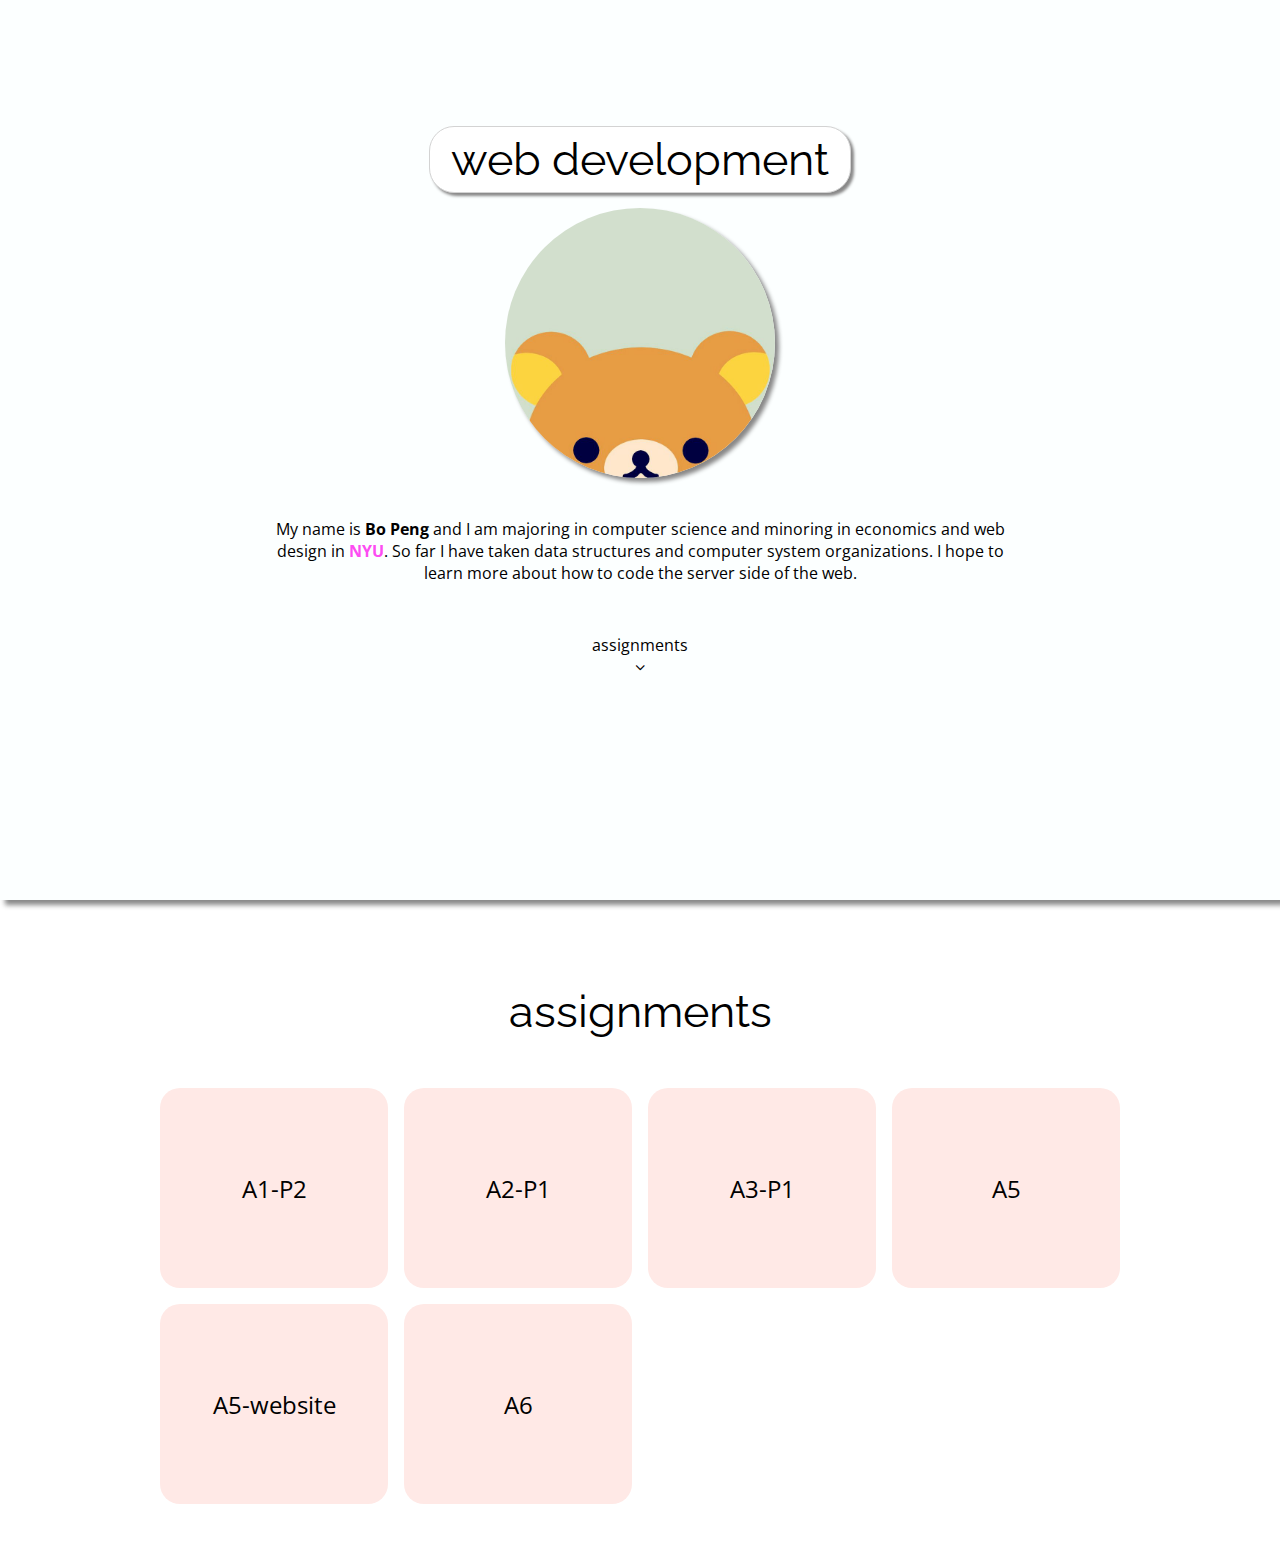
<file: index.html>
<!DOCTYPE html>
<html lang="en">
    <head>

        <!--META HERE-->
        <meta charset="utf-8">
        <meta http-equiv="X-UA-Compatible" content="IE=edge">
        <meta name="viewport" content="width=device-width, initial-scale=1">

        <title>web dev</title>

        <!-- CSS -->
        <link href="css/index-main.css" rel="stylesheet">
        <link rel="stylesheet" href="css/font-awesome.min.css">
        <link rel="stylesheet" href="css/animate.css">

        <!--JAVASCRIPT-->
        <script src="https://ajax.googleapis.com/ajax/libs/jquery/3.2.1/jquery.min.js"></script>
        <script src="js/main.js" type="text/javascript"></script>

        <!--FAVICON-->
        <link rel="icon" type="png" href="img/favicon.png">

    </head>

    <!--BODY STARTS HERE-->
    <body>

        <div class = "container">

        <section class = "first ">
            <div class = "intro">
                <div class="index-content">
                    <div class ="title-contain animated fadeInLeft">
                        <p class = "alpha-font index-title">web development</p>
                    </div>

                    <div class = "index-pic animated fadeInLeft"></div>

                    <div class = "index-bio animated fadeInLeft">
                        <p class= "beta-font">My name is <b>Bo Peng</b> and I am majoring in
                        computer science and minoring in economics and web design in 
                        <a href="https://www.nyu.edu/" target="_blank"><b>NYU</b></a>. So far
                         I have taken data structures and computer system organizations.
                          I hope to learn more about how to code the server side of the web.</p>
                    </div>

                    <div id = "down" class = "beta-font animated fadeInLeft">
                        <a href="#work">assignments</a>
                        <br>
                        <i class="fa fa-angle-down" aria-hidden="true"></i>
                    </div>

                </div>
            </div>
        </section>
        
        <section id = "work" class = "menu-container">

            <p class = "alpha-font center index-title" 
            style = "margin-bottom:50px;">assignments</p>

            <div class = "menu">
                <div class = "index-grid-item beta-font scaling">
                    <a href = "website/index.html">A1-P2</a>
                </div>
                <div class = "index-grid-item beta-font scaling">
                    <a href = "asm2p1/asg2part1.html">A2-P1</a>
                </div>
                <div class = "index-grid-item beta-font scaling">
                    <a href = "asg3part1/asg3part1.html">A3-P1</a>
                </div>
                <div class = "index-grid-item beta-font scaling">
                    <a href = "asg5/asg5.html">A5</a>
                </div>
                <div class = "index-grid-item beta-font scaling">
                    <a href = "asg5/jqwebsite.html">A5-website</a>
                </div>
                <div class = "index-grid-item beta-font scaling">
                    <a href = "asg6/madlib.html">A6</a>
                </div>
            </div>

        </section>
		
        </div>

        <!--UP ARROW-->
        <section id="arrow"> 
            <i class="fa fa-long-arrow-up fa-lg" aria-hidden="true"></i>
        </section>

    </body>
</html>
</file>
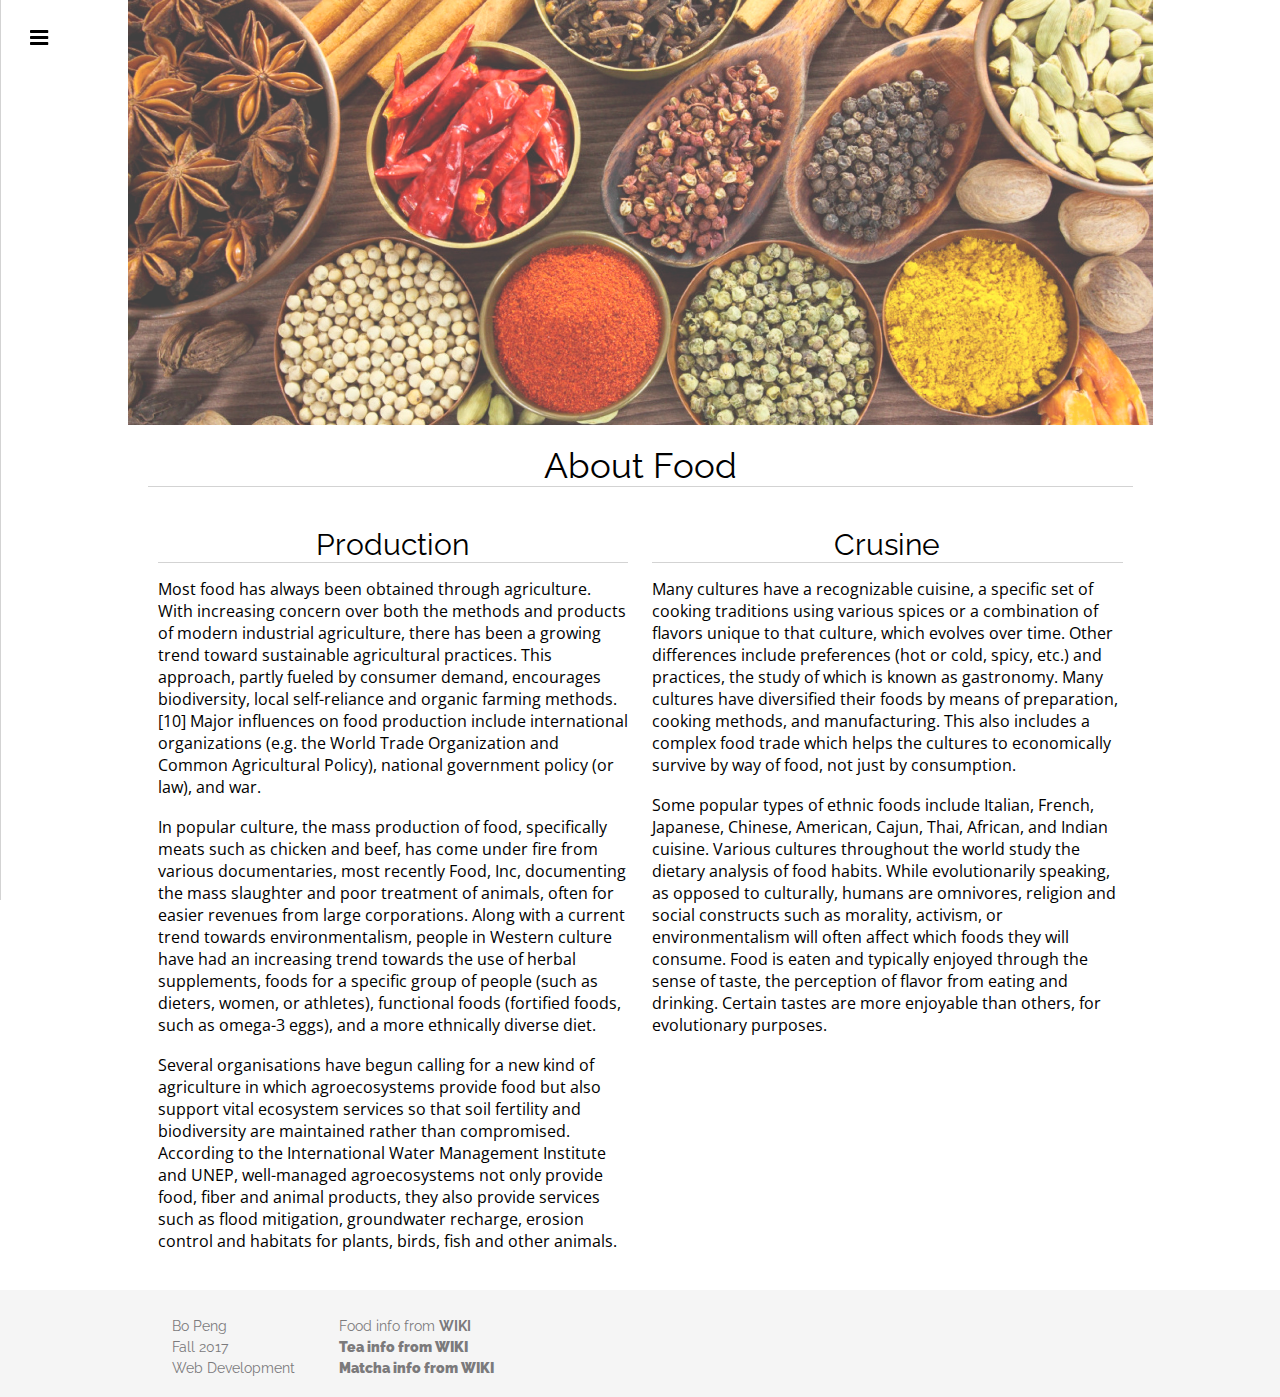
<file: website/index.html>
<!DOCTYPE html>
<html lang="en">
    <head>

        <!--META HERE-->
        <meta charset="utf-8">
        <meta http-equiv="X-UA-Compatible" content="IE=edge">
        <meta name="viewport" content="width=device-width, initial-scale=1">

        <title>Food and Tea</title>

        <!-- CSS -->
        <link href="main.css" rel="stylesheet">
        <link rel="stylesheet" href="../css/font-awesome.min.css">
        <link rel="stylesheet" href="../css/animate.css">

        <!--JAVASCRIPT-->
        <script src="https://ajax.googleapis.com/ajax/libs/jquery/3.2.1/jquery.min.js"></script>
        <script src="../js/main.js" type="text/javascript"></script>

        <!--FAVICON-->
        <link rel="icon" type="png" href="../img/favicon.png">

    </head>

    <!--BODY STARTS HERE-->
    <body>
        
        <i class="fa fa-bars fa-lg toggle-menu" aria-hidden="true"></i>

        <nav class="sidebar-menu anim">
            <i class="fa fa-times fa-lg" aria-hidden="true"></i>

            <center class="alpha-font">
                <h1 class="boxed">menu</h1>
            </center>
            
            <center>
                <ul class="nav-contain beta-font">
                    <a href = "index.html"><li class="nav-item active-page">home</li></a>
                    <a href = "pagetwo.html"><li class="nav-item">sources</li></a>
                    <a href = "pagethree.html"><li class="nav-item">desserts</li></a>
                    <a href = "pagefour.html"><li class="nav-item">matcha tea</li></a>
                    <a href = "product.html"><li class="nav-item">product</li></a>
                    <a href = "contact.html"><li class="nav-item">contact</li></a>
                    <a href = "../index.html"><li class="nav-item">back to <b>main</b> page</li></a>
                </ul>
            <center>
        </nav>

        <div class = "container">

            <div class="home-pic"></div>
            
            <header class = "alpha-font">About Food</header>

            <section class = "home-section">
                <article>
                    <p class = "art-title alpha-font">Production</p>
                    <p class = "art-content beta-font">Most food has always been obtained through agriculture. With increasing concern over both the methods and products of modern industrial agriculture, there has been a growing trend toward sustainable agricultural practices. This approach, partly fueled by consumer demand, encourages biodiversity, local self-reliance and organic farming methods.[10] Major influences on food production include international organizations (e.g. the World Trade Organization and Common Agricultural Policy), national government policy (or law), and war.</p><br>

                    <p class = "art-content beta-font">In popular culture, the mass production of food, specifically meats such as chicken and beef, has come under fire from various documentaries, most recently Food, Inc, documenting the mass slaughter and poor treatment of animals, often for easier revenues from large corporations. Along with a current trend towards environmentalism, people in Western culture have had an increasing trend towards the use of herbal supplements, foods for a specific group of people (such as dieters, women, or athletes), functional foods (fortified foods, such as omega-3 eggs), and a more ethnically diverse diet.</p><br>

                    <p class = "art-content beta-font">Several organisations have begun calling for a new kind of agriculture in which agroecosystems provide food but also support vital ecosystem services so that soil fertility and biodiversity are maintained rather than compromised. According to the International Water Management Institute and UNEP, well-managed agroecosystems not only provide food, fiber and animal products, they also provide services such as flood mitigation, groundwater recharge, erosion control and habitats for plants, birds, fish and other animals.</p><br>
                </article>
                <article>
                    <p class = "art-title alpha-font">Crusine</p>
                    <p class = "art-content beta-font">Many cultures have a recognizable cuisine, a specific set of cooking traditions using various spices or a combination of flavors unique to that culture, which evolves over time. Other differences include preferences (hot or cold, spicy, etc.) and practices, the study of which is known as gastronomy. Many cultures have diversified their foods by means of preparation, cooking methods, and manufacturing. This also includes a complex food trade which helps the cultures to economically survive by way of food, not just by consumption.</p><br>

                    <p class = "art-content beta-font">Some popular types of ethnic foods include Italian, French, Japanese, Chinese, American, Cajun, Thai, African, and Indian cuisine. Various cultures throughout the world study the dietary analysis of food habits. While evolutionarily speaking, as opposed to culturally, humans are omnivores, religion and social constructs such as morality, activism, or environmentalism will often affect which foods they will consume. Food is eaten and typically enjoyed through the sense of taste, the perception of flavor from eating and drinking. Certain tastes are more enjoyable than others, for evolutionary purposes.</p><br>
                </article>
            </section>

        </div>

        <footer class = "alpha-font">
            <div class="footer-contain">
                <section class="footer-info">
                    <p>Bo Peng</p>
                    <p>Fall 2017</p>
                    <a href = "../index.html"><p>Web Development</p></a>
                </section>
                <section class="footer-info" style="margin-left:20px;">
                    <a href="https://en.wikipedia.org/wiki/Food" target = "_blank"><p>Food info from <b>WIKI<b></p></a>
                    <a href="https://en.wikipedia.org/wiki/Tea" target = "_blank"><p>Tea info from <b>WIKI<b></p></a>
                    <a href="https://en.wikipedia.org/wiki/Matcha" target = "_blank"><p>Matcha info from <b>WIKI<b></p></a>
                </section>
            </div>
        </footer>

        <!--UP ARROW-->
        <section id="arrow"> 
            <i class="fa fa-long-arrow-up fa-lg" aria-hidden="true"></i>
        </section>

    </body>
</html>
</file>
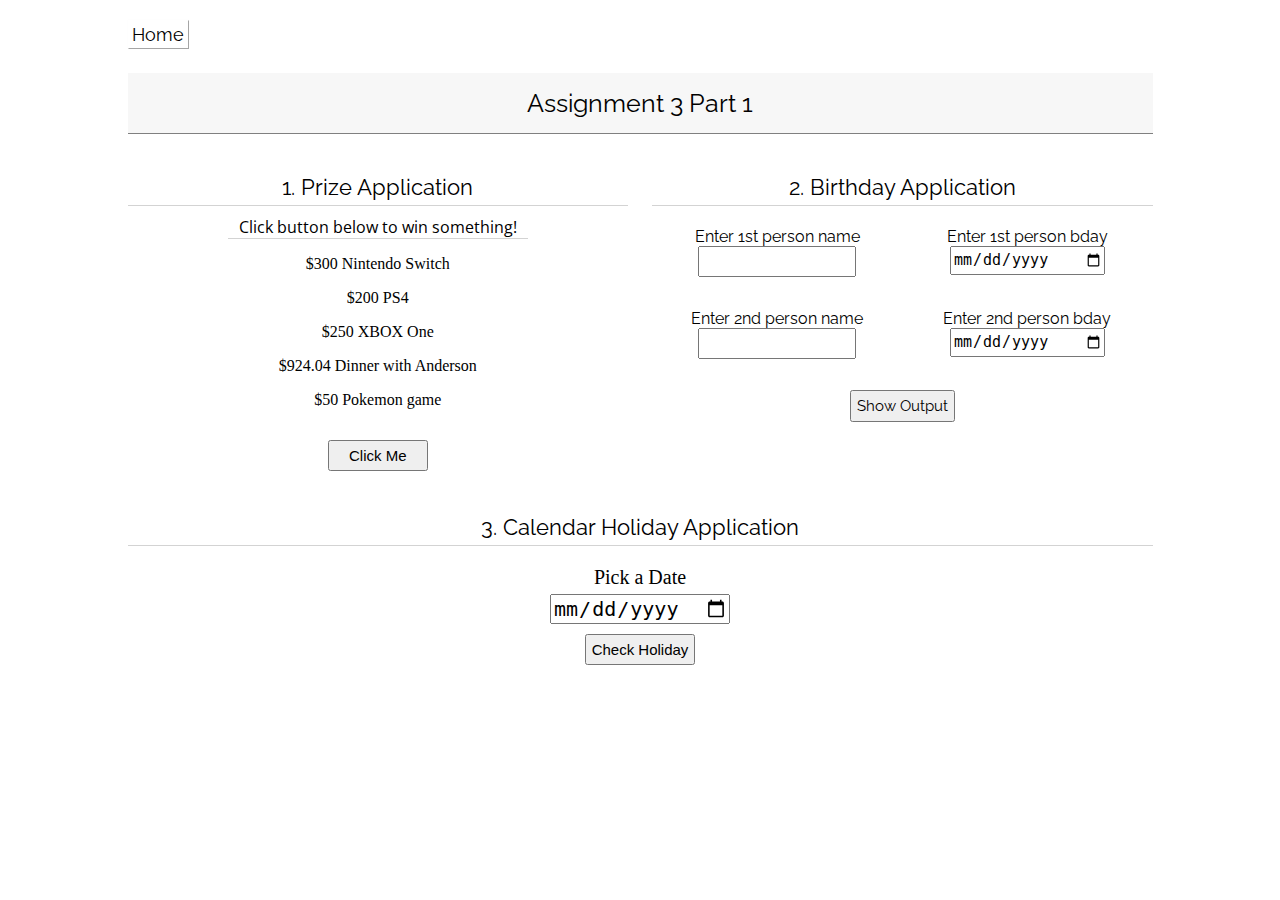
<file: asg3part1/asg3part1.html>
<!DOCTYPE html>
<html lang="en">
    <head>

        <!--META HERE-->
        <meta charset="utf-8">
        <meta http-equiv="X-UA-Compatible" content="IE=edge">
        <meta name="viewport" content="width=device-width, initial-scale=1">

        <title>A3-P1</title>

        <!-- CSS -->
        <link href="main.css" rel="stylesheet">
        <link rel="stylesheet" href="../css/font-awesome.min.css">

        <!--JAVASCRIPT-->
        <script src="https://ajax.googleapis.com/ajax/libs/jquery/3.2.1/jquery.min.js"></script>
        <script src="asg3part1.js" type="text/javascript"></script>

        <!--FAVICON-->
        <link rel="icon" type="png" href="../img/favicon.png">

    </head>

    <!--BODY STARTS HERE-->
    <body>

        <div class = "container">

            <section class = "home-box scaling shadow">
                <a href = "../index.html" class = "home-button alpha-font">Home</a>
            </section>
            <section class = "header width-limit">
                <p class = "alpha-font">Assignment 3 Part 1</p>
            </section>

            <div class="work">
                <section>
                    <p class="alpha-font subtitle">1. Prize Application</p>
                    <p class = "beta-font" style="border-bottom:1px solid lightgray;width:300px;margin:10px auto;">Click button below to win something!</p>
                    <!-- <p>$300 Nintendo Switch</p><p>$200 PS4</p><p>$250 XBOX One</p><p>$924.04 Dinner with Anderson</p><p>$50 Pokemon game</p> -->
                    <div id = "items"></div>
                    <button class="btn" onclick="randarray()">Click Me</button>
                    <p id = "prize"></p>
                </section>
                <section>
                    <p class="alpha-font subtitle">2. Birthday Application</p>
                    <div id="bday" class = "alpha-font">
                        <p>Enter 1st person name<br><input id="1name" class="inputs" type="text" required></p>
                        <p>Enter 1st person bday<br><input id="1bday" class="inputs" type="date" required></p>
                        <p>Enter 2nd person name<br><input id="2name" class="inputs" type="text" required></p>
                        <p>Enter 2nd person bday<br><input id="2bday" class="inputs" type="date" required></p>
                    </div>
                    <button class="btn alpha-font" type="button" onclick="bdays()">Show Output</button>
                    <h1 id="outputs" class = "beta-font"></h1>
                </section>
            </div>

            <section>
                <p class="alpha-font subtitle">3. Calendar Holiday Application</p>
                <div>
                    <p style="font-size:20px;margin-bottom:5px;">Pick a Date</p>
                    <input id="d" type="date" name="holiday"><br>
                    <button onclick="chkHoliday()" class="btn" type="submit" style="margin-top:10px;">Check Holiday</button><br>
                    <div class ="beta-font" id="holiday-result" style="margin-top:15px;font-size:18px;"></div>
                </div>
            </section>

            <section style = "margin-bottom: 100px;"></section>

        </div>

    </body>
</html>
</file>
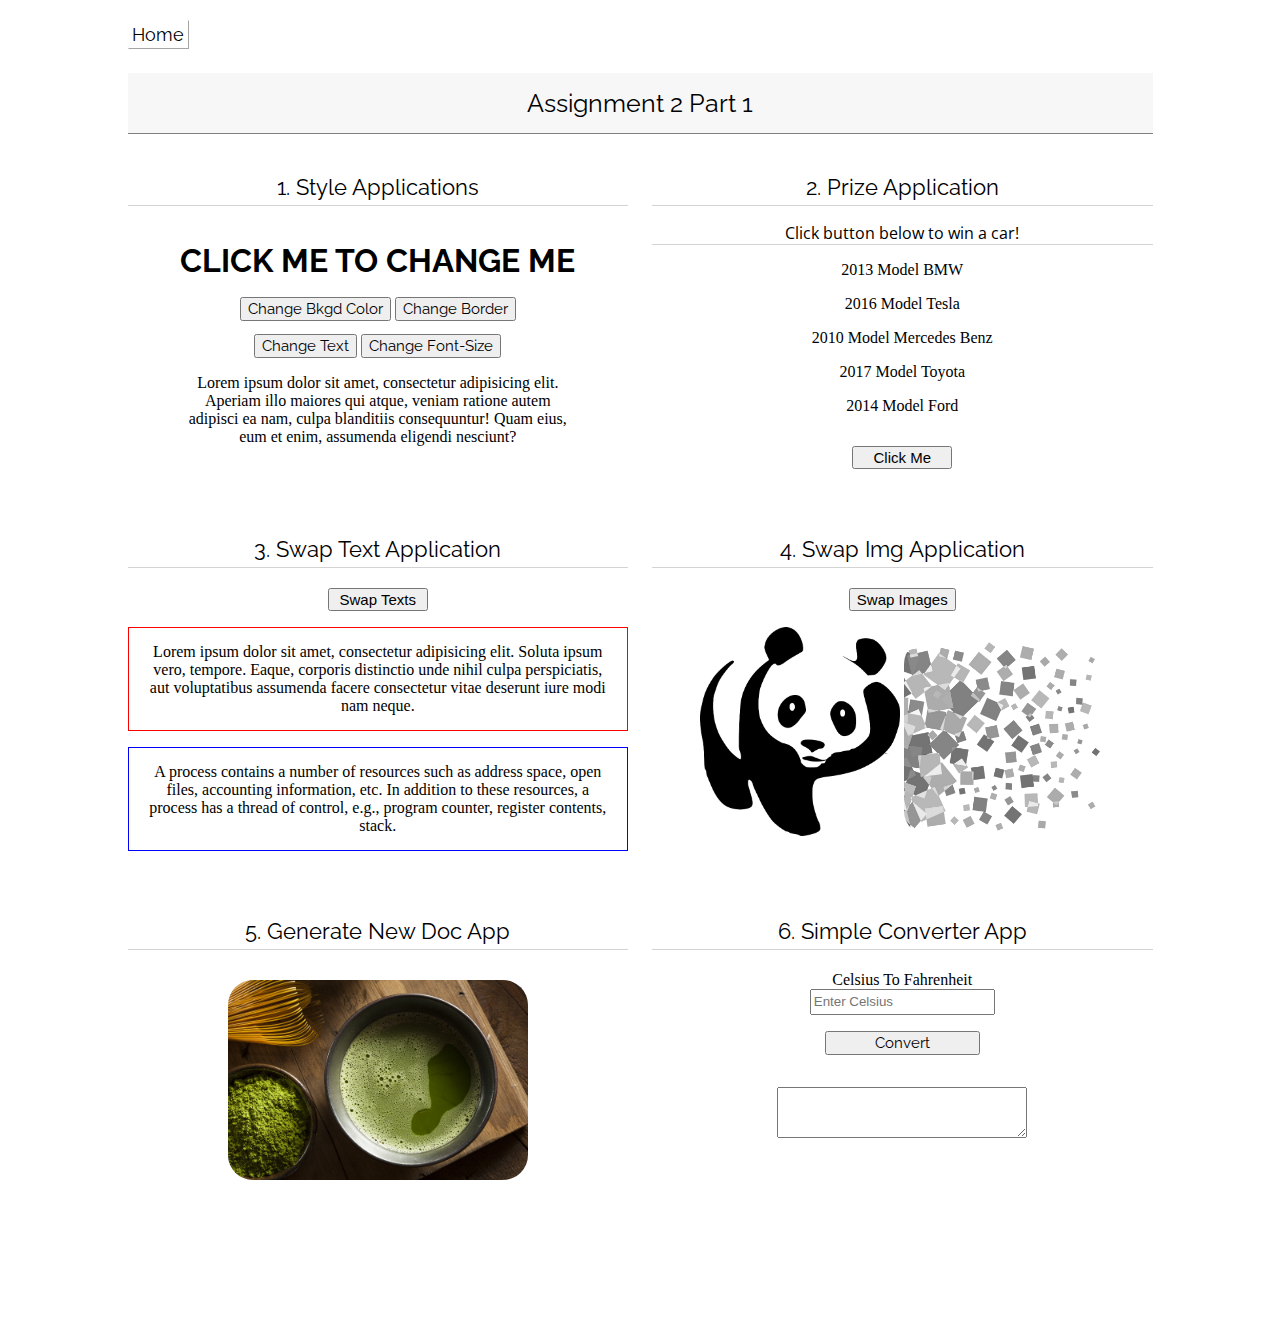
<file: asm2p1/asg2part1.html>
<!DOCTYPE html>
<html lang="en">
    <head>

        <!--META HERE-->
        <meta charset="utf-8">
        <meta http-equiv="X-UA-Compatible" content="IE=edge">
        <meta name="viewport" content="width=device-width, initial-scale=1">

        <title>A2-P1</title>

        <!-- CSS -->
        <link href="main.css" rel="stylesheet">
        <link rel="stylesheet" href="../css/font-awesome.min.css">

        <!--JAVASCRIPT-->
        <script src="https://ajax.googleapis.com/ajax/libs/jquery/3.2.1/jquery.min.js"></script>
        <script src="asg2part1.js" type="text/javascript"></script>

        <!--FAVICON-->
        <link rel="icon" type="png" href="../img/favicon.png">

    </head>

    <!--BODY STARTS HERE-->
    <body >

        <div class = "container">

            <section class = "home-box scaling shadow">
                <a href = "../index.html" class = "home-button alpha-font">Home</a>
            </section>
            <section class = "header width-limit">
                <p class = "alpha-font">Assignment 2 Part 1</p>
            </section>

            <div class="work">
                <section>
                    <p class="alpha-font subtitle">1. Style Applications</p>
                    <div id = "sectOne" style="padding:10px 20px;">
                        <h1 id="h1-1" class = "alpha-font" onclick="changeH1()">CLICK ME TO CHANGE ME</h1>
                        <button class="btn alpha-font" onclick="changeBkgd()" style="margin-top:-10px;">Change Bkgd Color</button>
                        <button class="btn alpha-font" onclick="changeBorder()" style="margin-top:-10px;">Change Border</button><p></p>
                        <button class="btn alpha-font" onclick="changeText()" style="margin-top:-10px;">Change Text</button>
                        <button class="btn alpha-font" onclick="changeFontSize()" style="margin-top:-10px;">Change Font-Size</button>
                        <p id = "parag" style="padding:0 40px;">Lorem ipsum dolor sit amet, consectetur adipisicing elit. Aperiam illo maiores qui atque, veniam ratione autem adipisci ea nam, culpa blanditiis consequuntur! Quam eius, eum et enim, assumenda eligendi nesciunt?</p>
                    </div>
                </section>
                <section>
                    <p class="alpha-font subtitle">2. Prize Application</p>
                    <p class = "beta-font" style="border-bottom:1px solid lightgray;">Click button below to win a car!</p>
                    <p>2013 Model BMW</p><p>2016 Model Tesla</p><p>2010 Model Mercedes Benz</p><p>2017 Model Toyota</p><p>2014 Model Ford</p>
                    <button class = "btn" onclick = "randarray()">Click Me</button>
                    <p id = "user"></p>
                </section>
                <section>
                    <p class="alpha-font subtitle">3. Swap Text Application</p>
                    <button class = "btn" onclick = "swapT()">Swap Texts</button>
                    <p id="p1" style="padding:15px;border:1px solid red;">Lorem ipsum dolor sit amet, consectetur adipisicing elit. Soluta ipsum vero, tempore. Eaque, corporis distinctio unde nihil culpa perspiciatis, aut voluptatibus assumenda facere consectetur vitae deserunt iure modi nam neque.</p>
                    <p id="p2" style="padding:15px;border:1px solid blue;">A process contains a number of resources such as address space, open files, accounting information, etc. In addition to these resources, a process has a thread of control, e.g., program counter, register contents, stack.</p>
                </section>
                <section>
                    <p class="alpha-font subtitle">4. Swap Img Application</p>
                    <button class = "btn" onclick = "swapI()">Swap Images</button>
                    <p></p>
                    <img id="img1" src="img/image1.png" width="200" style="border-radius:25px;">
                    <img id="img2" src="img/image2.png" width="200" style="border-radius:25px;">
                </section>
                <section>
                    <p class="alpha-font subtitle">5. Generate New Doc App</p>
                    <img id = "image" src="../website/img/matcha2.jpg" width="300" style = "margin-top:25px;cursor:pointer;border-radius:25px;" onclick="newdoc()">
                </section>
                <section>
                    <p class="alpha-font subtitle">6. Simple Converter App</p>
                    <div id = "convert">
                        <p>Celsius To Fahrenheit<br><input type="text" id = "cel" style="height:20px" required placeholder="Enter Celsius" style="width:150px;"></input></p>
                        <button class = "alpha-font btn" style = "width:155px;margin:0 auto;" onclick="convert()">Convert</button><p></p>
                        <textarea id = "fah" rows="3"></textarea>
                    </div>
                </section>
                <section style = "margin-bottom: 100px;"></section>
            </div>

        </div>

    </body>
</html>
</file>
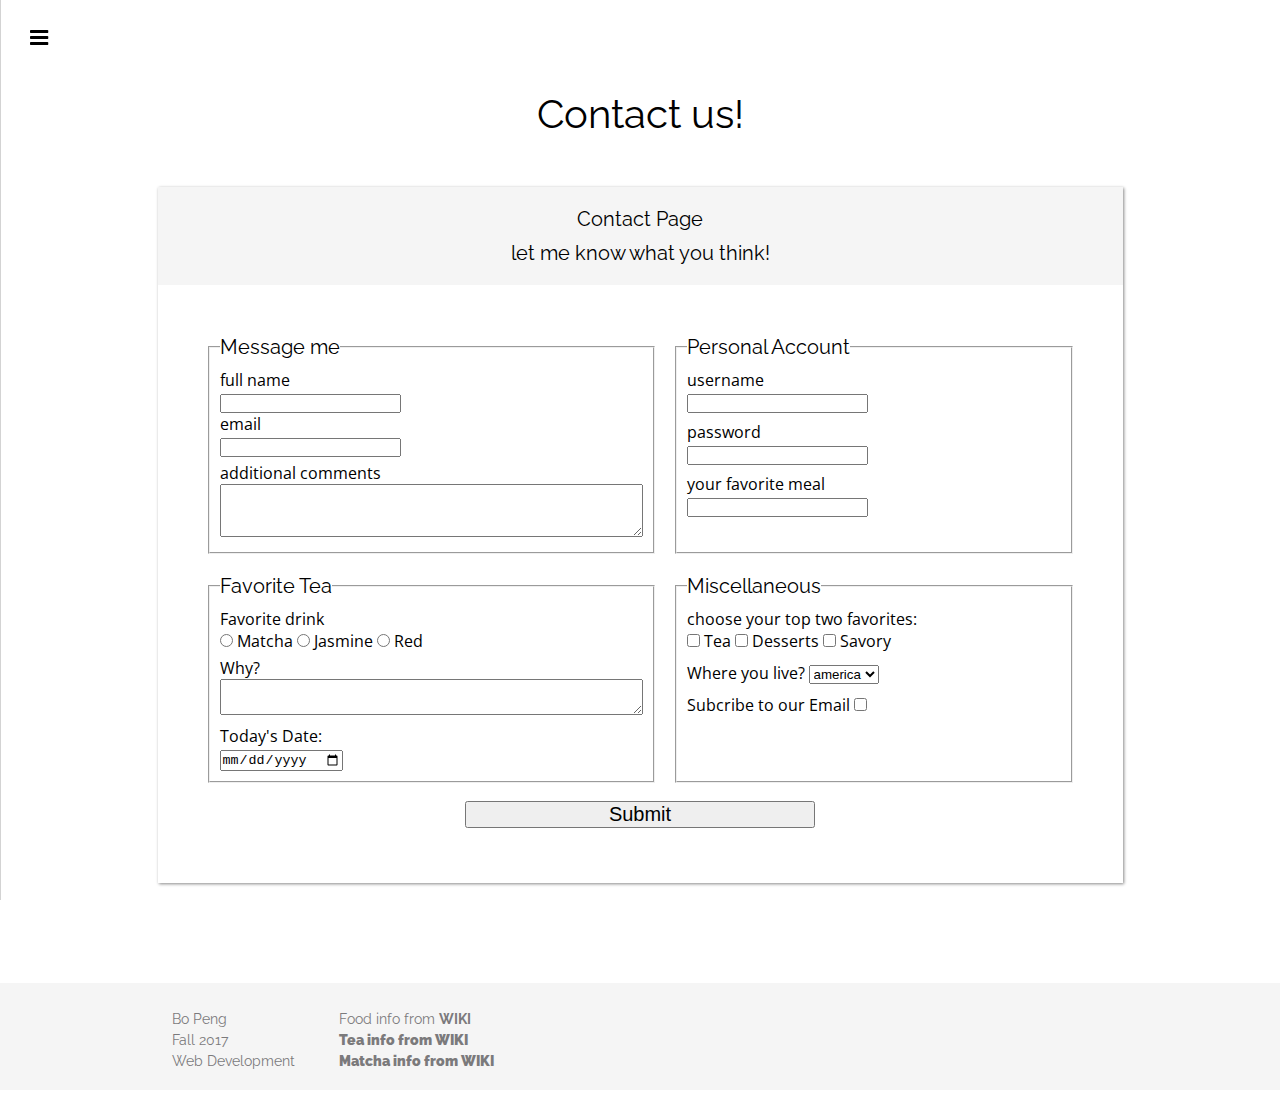
<file: website/contact.html>
<!DOCTYPE html>
<html lang="en">
    <head>

        <!--META HERE-->
        <meta charset="utf-8">
        <meta http-equiv="X-UA-Compatible" content="IE=edge">
        <meta name="viewport" content="width=device-width, initial-scale=1">

        <title>Food and Tea</title>

        <!-- CSS -->
        <link href="main.css" rel="stylesheet">
        <link rel="stylesheet" href="../css/font-awesome.min.css">
        <link rel="stylesheet" href="../css/animate.css">

        <!--JAVASCRIPT-->
        <script src="https://ajax.googleapis.com/ajax/libs/jquery/3.2.1/jquery.min.js"></script>
        <script src="../js/main.js" type="text/javascript"></script>

        <!--FAVICON-->
        <link rel="icon" type="png" href="../img/favicon.png">

    </head>

    <!--BODY STARTS HERE-->
    <body>
        <i class="fa fa-bars fa-lg toggle-menu" aria-hidden="true"></i>

        <nav class="sidebar-menu anim">
            <i class="fa fa-times fa-lg" aria-hidden="true"></i>

            <center class="alpha-font">
                <h1 class="boxed">menu</h1>
            </center>
            
            <center>
                <ul class="nav-contain beta-font">
                    <a href = "index.html"><li class="nav-item">home</li></a>
                    <a href = "pagetwo.html"><li class="nav-item">sources</li></a>
                    <a href = "pagethree.html"><li class="nav-item">desserts</li></a>
                    <a href = "pagefour.html"><li class="nav-item">matcha tea</li></a>
                    <a href = "product.html"><li class="nav-item">product</li></a>
                    <a href = "contact.html"><li class="nav-item active-page">contact</li></a>
                    <a href = "../index.html"><li class="nav-item">back to <b>main</b> page</li></a>
                </ul>
            <center>
        </nav>
        
        <div class="container">
            <p class = "contact-title alpha-font">Contact us!</p>
            <div class="contact-wrapper beta-font">

                <div class = "contact-info alpha-font">
                    <p style="margin-bottom:10px">Contact Page</p>
                    <p>let me know what you think!</p>
                </div>
                <div class = "inputs">
                    <form action="mailto:bp1185@nyu.edu">
                        <fieldset>
                            <legend class = "alpha-font">Message me</legend>
                            <p style="margin-bottom:5px;">
                                <label for="full name">full name </label>  
                                <input type=text name="fullname" id="fullname" required>
                                <label for="email">email</label>   
                                <input type=email name="email" id="email" required>
                            </p>
                            <p>
                                <label for="comments">additional comments</label>
                                <textarea auto rows="3" cols="45"></textarea>
                            </p>
                        </fieldset>

                        <fieldset>
                        <legend class = "alpha-font"> Personal Account </legend>
                            <p style="margin-bottom:8px;">
                                <label>username</label>
                                <input type=text name=username required>
                            </p>
                            <p style="margin-bottom:8px;">
                                <label>password</label>
                                <input type=password name=password required>
                            </p>
                            <p>
                                <label> your favorite meal</label>
                                <input type=text>
                            </p>
                        </fieldset>

                        <fieldset> 
                            <legend class = "alpha-font"> Favorite Tea </legend>
                            <p style="margin-bottom:5px;">
                                <label for="CC"> Favorite drink </label>
                                <input type=radio name=tea value=matcha>  Matcha 
                                <input type=radio name=tea value=jasmine>  Jasmine 
                                <input type=radio name=tea value=red>  Red 
                            </p>
                            <p style="margin-bottom:5px;">
                                <label for="ccnumber"> Why? </label> 
                                <textarea rows="2" cols="45" required></textarea>
                            </p>
                            <p>
                                <label for="expiredate"> Today's Date: </label> 
                                <input type=date name=expdate >
                            </p>
                        </fieldset>

                        <fieldset> 
                            <legend class = "alpha-font"> Miscellaneous </legend>
                            <p style="margin-bottom:10px;">
                                choose your top two favorites:<br>
                                <input type=checkbox name=food value=tea>  Tea
                                <input type=checkbox name=food value=anaheim>  Desserts
                                <input type=checkbox name=food value=fullerton>  Savory
                            </p>
                            <p style="margin-bottom:10px;">
                                Where you live?  
                                <select name=state >
                                <option value="usa" selected>america </option>
                                <option value="mexico">mexico </option>
                                <option value="canada">canada </option>
                                <option value="china">china </option>
                                <option value="korea">korea </option>
                                <option value="japan">japan </option>
                                </select>
                            </p> 
                            <p style="margin-bottom:5px;">
                                Subcribe to our Email <input type=checkbox name=subscribe>
                            </p>   
                        </fieldset>
                    </form>
                    <div class = "submit-btn">
                        <input type=submit style="margin:0 auto;width:100%;max-width:350px;font-size:20px;">
                    </div>
                </div>

            </div>
        </div>

        <footer class = "alpha-font">
            <div class="footer-contain">
                <section class="footer-info">
                    <p>Bo Peng</p>
                    <p>Fall 2017</p>
                    <a href = "../index.html"><p>Web Development</p></a>
                </section>
                <section class="footer-info" style="margin-left:20px;">
                    <a href="https://en.wikipedia.org/wiki/Food" target = "_blank"><p>Food info from <b>WIKI<b></p></a>
                    <a href="https://en.wikipedia.org/wiki/Tea" target = "_blank"><p>Tea info from <b>WIKI<b></p></a>
                    <a href="https://en.wikipedia.org/wiki/Matcha" target = "_blank"><p>Matcha info from <b>WIKI<b></p></a>
                </section>
            </div>
        </footer>

        <!--UP ARROW-->
        <section id="arrow"> 
            <i class="fa fa-long-arrow-up fa-lg" aria-hidden="true"></i>
        </section>

    </body>
</html>
</file>
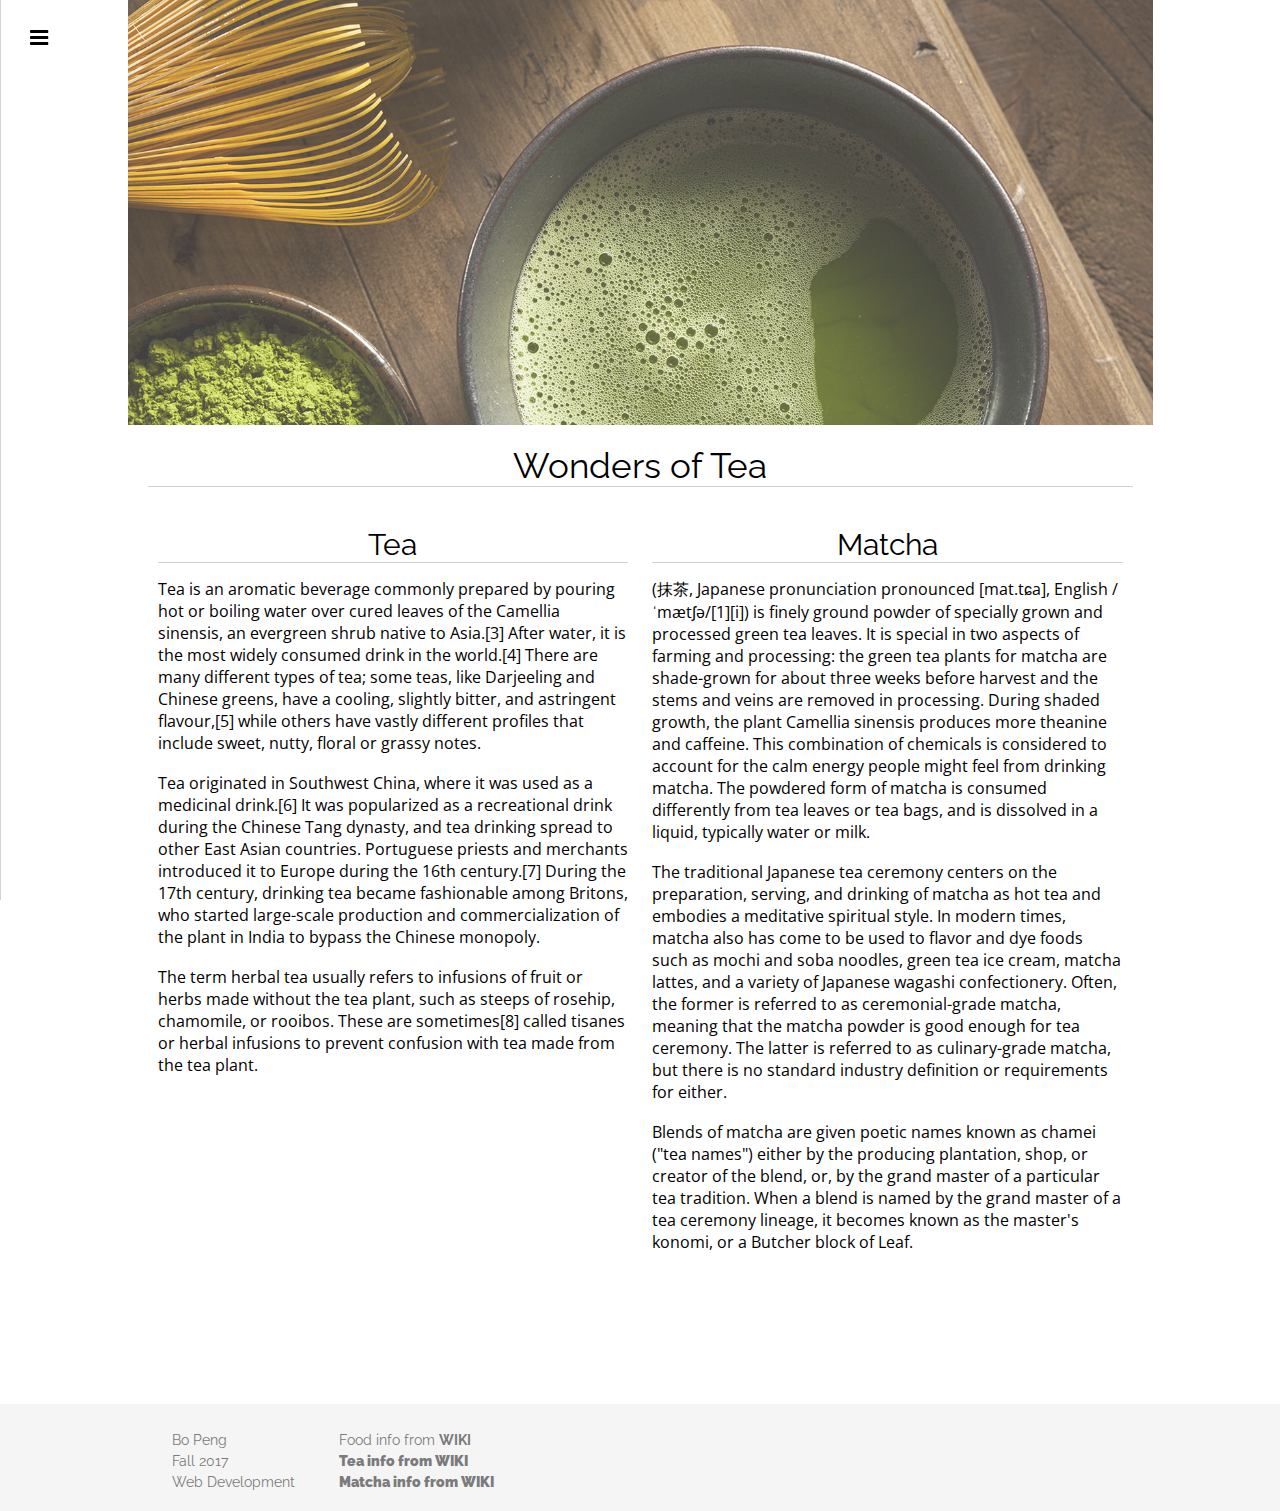
<file: website/pagefour.html>
<!DOCTYPE html>
<html lang="en">
    <head>

        <!--META HERE-->
        <meta charset="utf-8">
        <meta http-equiv="X-UA-Compatible" content="IE=edge">
        <meta name="viewport" content="width=device-width, initial-scale=1">

        <title>Food and Tea</title>

        <!-- CSS -->
        <link href="main.css" rel="stylesheet">
        <link rel="stylesheet" href="../css/font-awesome.min.css">
        <link rel="stylesheet" href="../css/animate.css">

        <!--JAVASCRIPT-->
        <script src="https://ajax.googleapis.com/ajax/libs/jquery/3.2.1/jquery.min.js"></script>
        <script src="../js/main.js" type="text/javascript"></script>

        <!--FAVICON-->
        <link rel="icon" type="png" href="../img/favicon.png">

    </head>

    <!--BODY STARTS HERE-->
    <body>
        
        <i class="fa fa-bars fa-lg toggle-menu" aria-hidden="true"></i>

        <nav class="sidebar-menu anim">
            <i class="fa fa-times fa-lg" aria-hidden="true"></i>

            <center class="alpha-font">
                <h1 class="boxed">menu</h1>
            </center>
            
            <center>
                <ul class="nav-contain beta-font">
                    <a href = "index.html"><li class="nav-item">home</li></a>
                    <a href = "pagetwo.html"><li class="nav-item">sources</li></a>
                    <a href = "pagethree.html"><li class="nav-item">desserts</li></a>
                    <a href = "pagefour.html"><li class="nav-item active-page">tea</li></a>
                    <a href = "product.html"><li class="nav-item">product</li></a>
                    <a href = "contact.html"><li class="nav-item">contact</li></a>
                    <a href = "../index.html"><li class="nav-item">back to <b>main</b> page</li></a>
                </ul>
            <center>
        </nav>

        <div class = "container">

            <div class="favorite-pic"></div>
            
            <header class = "alpha-font">Wonders of Tea</header>

            <section class = "home-section">
                <article>
                    <p class = "art-title alpha-font">Tea</p>
                    <p class = "art-content beta-font">Tea is an aromatic beverage commonly prepared by pouring hot or boiling water over cured leaves of the Camellia sinensis, an evergreen shrub native to Asia.[3] After water, it is the most widely consumed drink in the world.[4] There are many different types of tea; some teas, like Darjeeling and Chinese greens, have a cooling, slightly bitter, and astringent flavour,[5] while others have vastly different profiles that include sweet, nutty, floral or grassy notes.</p><br>

                    <p class = "art-content beta-font">Tea originated in Southwest China, where it was used as a medicinal drink.[6] It was popularized as a recreational drink during the Chinese Tang dynasty, and tea drinking spread to other East Asian countries. Portuguese priests and merchants introduced it to Europe during the 16th century.[7] During the 17th century, drinking tea became fashionable among Britons, who started large-scale production and commercialization of the plant in India to bypass the Chinese monopoly.</p><br>

                    <p class = "art-content beta-font">The term herbal tea usually refers to infusions of fruit or herbs made without the tea plant, such as steeps of rosehip, chamomile, or rooibos. These are sometimes[8] called tisanes or herbal infusions to prevent confusion with tea made from the tea plant.</p><br>
                    <div class="vid-contain">
                        <div class = "vid-wrap">
                            <iframe width="560" height="315" src="https://www.youtube.com/embed/6hMsU71YHk4" frameborder="0" allowfullscreen></iframe>
                        </div>
                    </div>
                </article>
                <article>
                    <p class = "art-title alpha-font">Matcha</p>
                    <p class = "art-content beta-font">(抹茶, Japanese pronunciation pronounced [mat.tɕa], English /ˈmætʃə/[1][i]) is finely ground powder of specially grown and processed green tea leaves. It is special in two aspects of farming and processing: the green tea plants for matcha are shade-grown for about three weeks before harvest and the stems and veins are removed in processing. During shaded growth, the plant Camellia sinensis produces more theanine and caffeine. This combination of chemicals is considered to account for the calm energy people might feel from drinking matcha. The powdered form of matcha is consumed differently from tea leaves or tea bags, and is dissolved in a liquid, typically water or milk.</p><br>

                    <p class = "art-content beta-font">The traditional Japanese tea ceremony centers on the preparation, serving, and drinking of matcha as hot tea and embodies a meditative spiritual style. In modern times, matcha also has come to be used to flavor and dye foods such as mochi and soba noodles, green tea ice cream, matcha lattes, and a variety of Japanese wagashi confectionery. Often, the former is referred to as ceremonial-grade matcha, meaning that the matcha powder is good enough for tea ceremony. The latter is referred to as culinary-grade matcha, but there is no standard industry definition or requirements for either.</p><br>

                    <p class = "art-content beta-font">Blends of matcha are given poetic names known as chamei ("tea names") either by the producing plantation, shop, or creator of the blend, or, by the grand master of a particular tea tradition. When a blend is named by the grand master of a tea ceremony lineage, it becomes known as the master's konomi, or a Butcher block of Leaf.</p><br>
                </article>
            </section>

        </div>

        <footer class = "alpha-font">
            <div class="footer-contain">
                <section class="footer-info">
                    <p>Bo Peng</p>
                    <p>Fall 2017</p>
                    <a href = "../index.html"><p>Web Development</p></a>
                </section>
                <section class="footer-info" style="margin-left:20px;">
                    <a href="https://en.wikipedia.org/wiki/Food" target = "_blank"><p>Food info from <b>WIKI<b></p></a>
                    <a href="https://en.wikipedia.org/wiki/Tea" target = "_blank"><p>Tea info from <b>WIKI<b></p></a>
                    <a href="https://en.wikipedia.org/wiki/Matcha" target = "_blank"><p>Matcha info from <b>WIKI<b></p></a>
                </section>
            </div>
        </footer>

        <!--UP ARROW-->
        <section id="arrow"> 
            <i class="fa fa-long-arrow-up fa-lg" aria-hidden="true"></i>
        </section>

    </body>
</html>
</file>
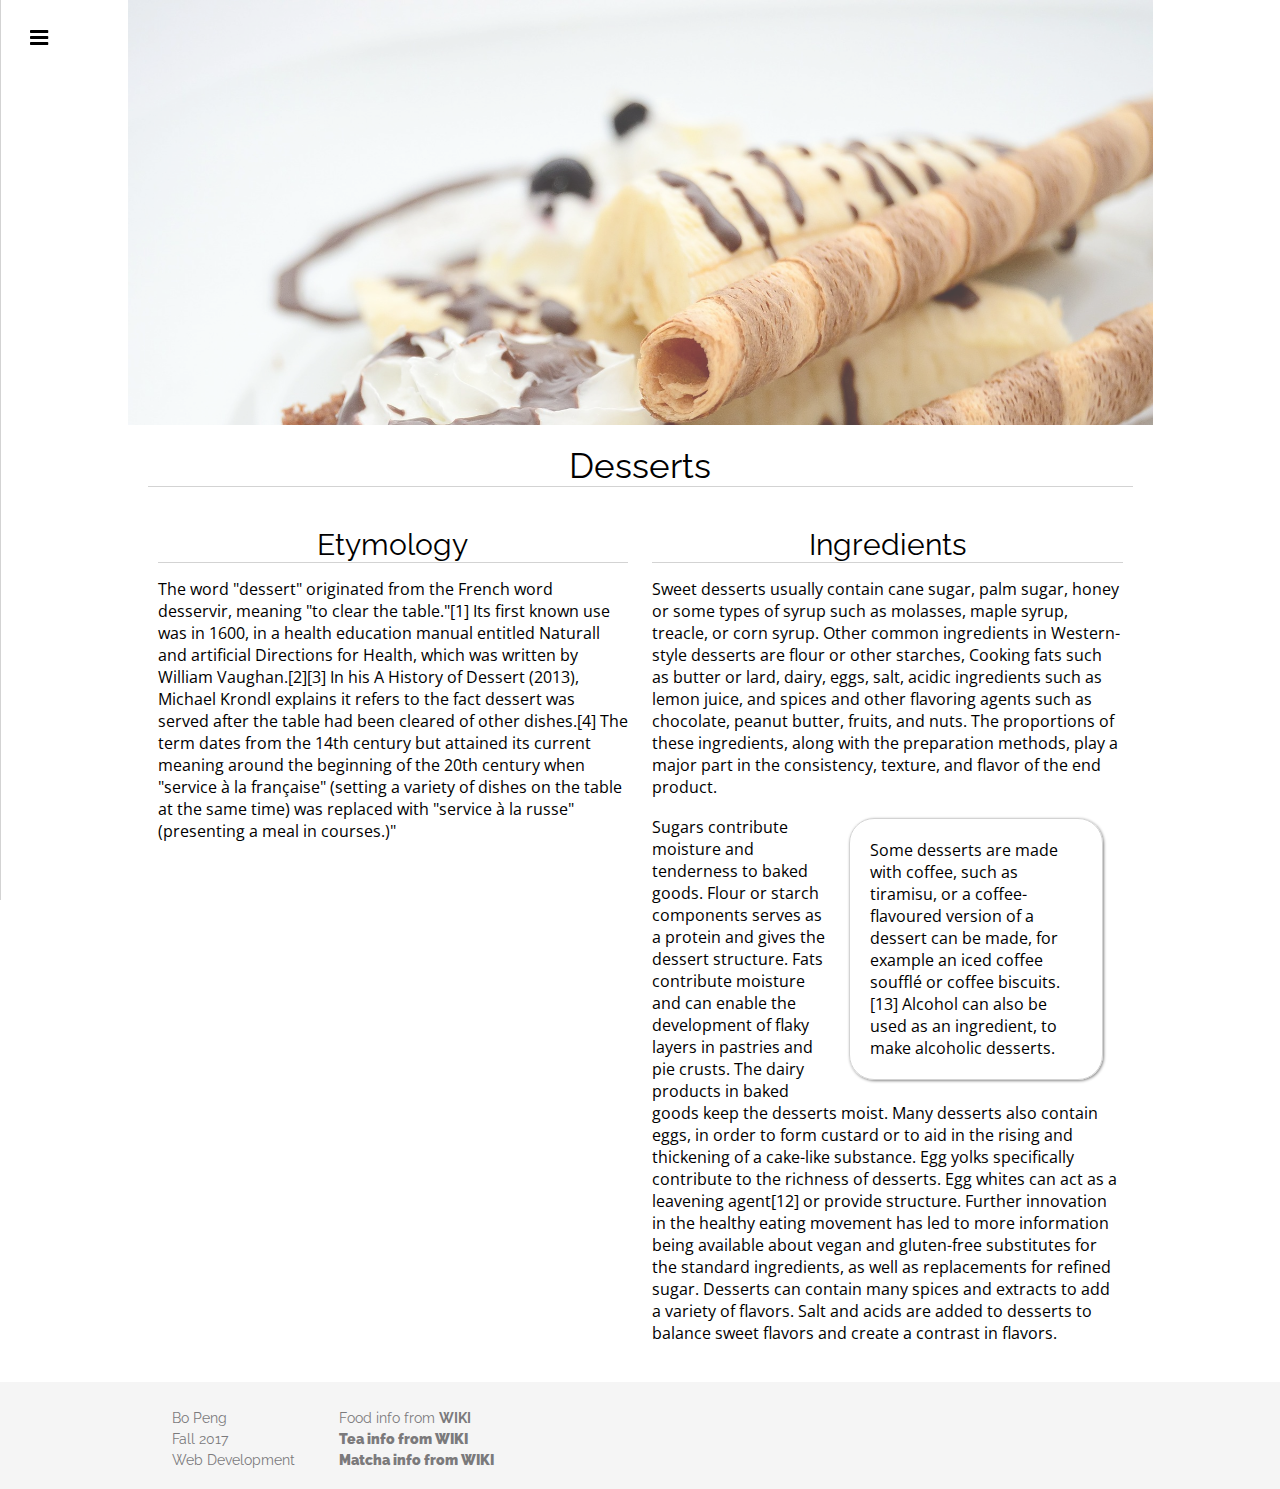
<file: website/pagethree.html>
<!DOCTYPE html>
<html lang="en">
    <head>

        <!--META HERE-->
        <meta charset="utf-8">
        <meta http-equiv="X-UA-Compatible" content="IE=edge">
        <meta name="viewport" content="width=device-width, initial-scale=1">

        <title>Food and Tea</title>

        <!-- CSS -->
        <link href="main.css" rel="stylesheet">
        <link rel="stylesheet" href="../css/font-awesome.min.css">
        <link rel="stylesheet" href="../css/animate.css">

        <!--JAVASCRIPT-->
        <script src="https://ajax.googleapis.com/ajax/libs/jquery/3.2.1/jquery.min.js"></script>
        <script src="../js/main.js" type="text/javascript"></script>

        <!--FAVICON-->
        <link rel="icon" type="png" href="../img/favicon.png">

    </head>

    <!--BODY STARTS HERE-->
    <body>
        
        <i class="fa fa-bars fa-lg toggle-menu" aria-hidden="true"></i>

        <nav class="sidebar-menu anim">
            <i class="fa fa-times fa-lg" aria-hidden="true"></i>

            <center class="alpha-font">
                <h1 class="boxed">menu</h1>
            </center>
            
            <center>
                <ul class="nav-contain beta-font">
                    <a href = "index.html"><li class="nav-item">home</li></a>
                    <a href = "pagetwo.html"><li class="nav-item">sources</li></a>
                    <a href = "pagethree.html"><li class="nav-item active-page">desserts</li></a>
                    <a href = "pagefour.html"><li class="nav-item">matcha tea</li></a>
                    <a href = "product.html"><li class="nav-item">product</li></a>
                    <a href = "contact.html"><li class="nav-item">contact</li></a>
                    <a href = "../index.html"><li class="nav-item">back to <b>main</b> page</li></a>
                </ul>
            <center>
        </nav>

        <div class = "container">

            <div class="dessert-pic"></div>
            
            <header class = "alpha-font">Desserts</header>

            <section class = "home-section">
                <article>
                    <p class = "art-title alpha-font">Etymology</p>
                    <p class = "art-content beta-font">The word "dessert" originated from the French word desservir, meaning "to clear the table."[1] Its first known use was in 1600, in a health education manual entitled Naturall and artificial Directions for Health, which was written by William Vaughan.[2][3] In his A History of Dessert (2013), Michael Krondl explains it refers to the fact dessert was served after the table had been cleared of other dishes.[4] The term dates from the 14th century but attained its current meaning around the beginning of the 20th century when "service à la française" (setting a variety of dishes on the table at the same time) was replaced with "service à la russe" (presenting a meal in courses.)"</p><br>
                    <div class="vid-contain">
                        <div class = "vid-wrap">
                            <iframe width="560" height="315" src="https://www.youtube.com/embed/IB4JJw28C4Q" frameborder="0" allowfullscreen></iframe>
                        </div>
                    </div>
                </article>
                <article>
                    <p class = "art-title alpha-font">Ingredients</p>
                    <p class = "art-content beta-font">Sweet desserts usually contain cane sugar, palm sugar, honey or some types of syrup such as molasses, maple syrup, treacle, or corn syrup. Other common ingredients in Western-style desserts are flour or other starches, Cooking fats such as butter or lard, dairy, eggs, salt, acidic ingredients such as lemon juice, and spices and other flavoring agents such as chocolate, peanut butter, fruits, and nuts. The proportions of these ingredients, along with the preparation methods, play a major part in the consistency, texture, and flavor of the end product.</p>

                    <aside class = "art-content beta-font">Some desserts are made with coffee, such as tiramisu, or a coffee-flavoured version of a dessert can be made, for example an iced coffee soufflé or coffee biscuits.[13] Alcohol can also be used as an ingredient, to make alcoholic desserts.</aside><br>

                    <p class = "art-content beta-font">Sugars contribute moisture and tenderness to baked goods. Flour or starch components serves as a protein and gives the dessert structure. Fats contribute moisture and can enable the development of flaky layers in pastries and pie crusts. The dairy products in baked goods keep the desserts moist. Many desserts also contain eggs, in order to form custard or to aid in the rising and thickening of a cake-like substance. Egg yolks specifically contribute to the richness of desserts. Egg whites can act as a leavening agent[12] or provide structure. Further innovation in the healthy eating movement has led to more information being available about vegan and gluten-free substitutes for the standard ingredients, as well as replacements for refined sugar. Desserts can contain many spices and extracts to add a variety of flavors. Salt and acids are added to desserts to balance sweet flavors and create a contrast in flavors.</p><br>

                </article>
            </section>

        </div>

        <footer class = "alpha-font">
            <div class="footer-contain">
                <section class="footer-info">
                    <p>Bo Peng</p>
                    <p>Fall 2017</p>
                    <a href = "../index.html"><p>Web Development</p></a>
                </section>
                <section class="footer-info" style="margin-left:20px;">
                    <a href="https://en.wikipedia.org/wiki/Food" target = "_blank"><p>Food info from <b>WIKI<b></p></a>
                    <a href="https://en.wikipedia.org/wiki/Tea" target = "_blank"><p>Tea info from <b>WIKI<b></p></a>
                    <a href="https://en.wikipedia.org/wiki/Matcha" target = "_blank"><p>Matcha info from <b>WIKI<b></p></a>
                </section>
            </div>
        </footer>

        <!--UP ARROW-->
        <section id="arrow"> 
            <i class="fa fa-long-arrow-up fa-lg" aria-hidden="true"></i>
        </section>

    </body>
</html>
</file>
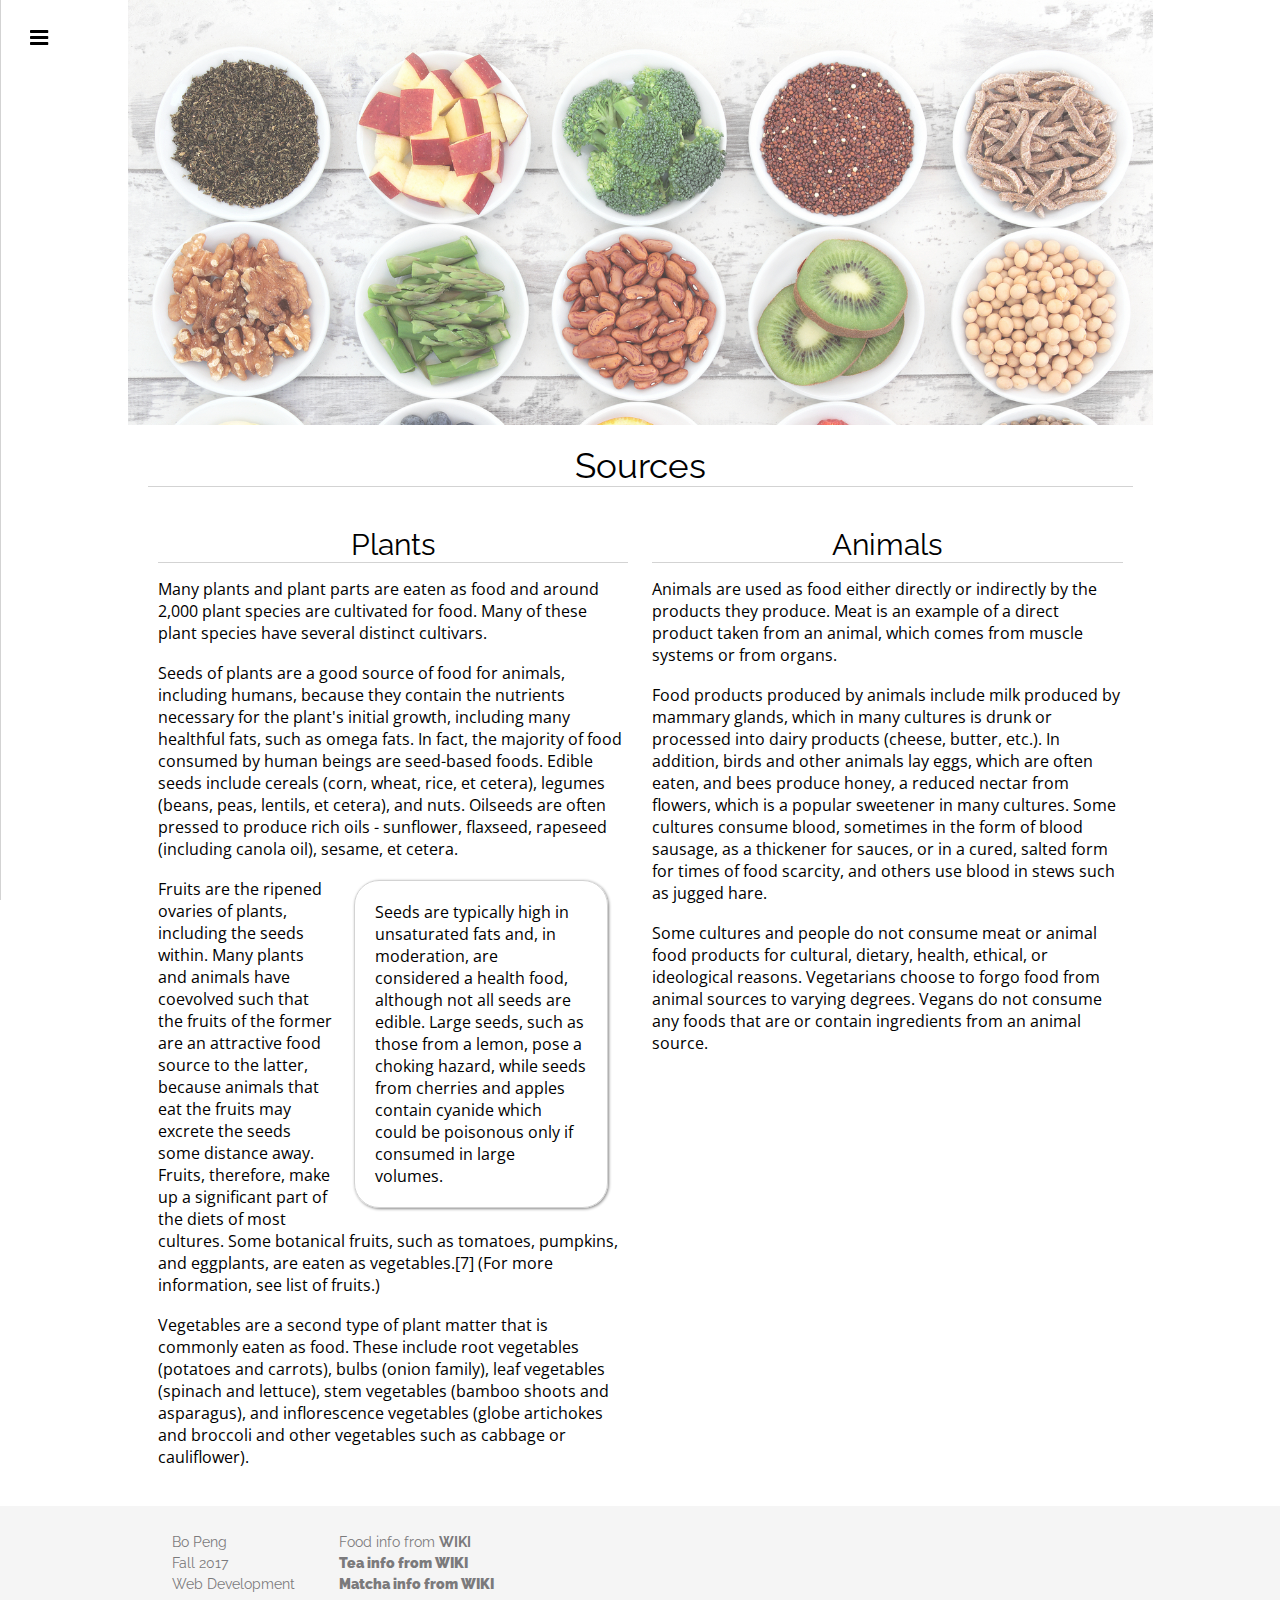
<file: website/pagetwo.html>
<!DOCTYPE html>
<html lang="en">
    <head>

        <!--META HERE-->
        <meta charset="utf-8">
        <meta http-equiv="X-UA-Compatible" content="IE=edge">
        <meta name="viewport" content="width=device-width, initial-scale=1">

        <title>Food and Tea</title>

        <!-- CSS -->
        <link href="main.css" rel="stylesheet">
        <link rel="stylesheet" href="../css/font-awesome.min.css">
        <link rel="stylesheet" href="../css/animate.css">

        <!--JAVASCRIPT-->
        <script src="https://ajax.googleapis.com/ajax/libs/jquery/3.2.1/jquery.min.js"></script>
        <script src="../js/main.js" type="text/javascript"></script>

        <!--FAVICON-->
        <link rel="icon" type="png" href="../img/favicon.png">

    </head>

    <!--BODY STARTS HERE-->
    <body>
        
        <i class="fa fa-bars fa-lg toggle-menu" aria-hidden="true"></i>

        <nav class="sidebar-menu anim">
            <i class="fa fa-times fa-lg" aria-hidden="true"></i>

            <center class="alpha-font">
                <h1 class="boxed">menu</h1>
            </center>
            
            <center>
                <ul class="nav-contain beta-font">
                    <a href = "index.html"><li class="nav-item">home</li></a>
                    <a href = "pagetwo.html"><li class="nav-item active-page">sources</li></a>
                    <a href = "pagethree.html"><li class="nav-item">desserts</li></a>
                    <a href = "pagefour.html"><li class="nav-item">matcha tea</li></a>
                    <a href = "product.html"><li class="nav-item">product</li></a>
                    <a href = "contact.html"><li class="nav-item">contact</li></a>
                    <a href = "../index.html"><li class="nav-item">back to <b>main</b> page</li></a>
                </ul>
            <center>
        </nav>

        <div class = "container">

            <div class="sources-pic"></div>
            
            <header class = "alpha-font">Sources</header>

            <section class = "home-section">
                <article>
                    <p class = "art-title alpha-font">Plants</p>
                    <p class = "art-content beta-font">Many plants and plant parts are eaten as food and around 2,000 plant species are cultivated for food. Many of these plant species have several distinct cultivars.</p><br>

                    <p class = "art-content beta-font">Seeds of plants are a good source of food for animals, including humans, because they contain the nutrients necessary for the plant's initial growth, including many healthful fats, such as omega fats. In fact, the majority of food consumed by human beings are seed-based foods. Edible seeds include cereals (corn, wheat, rice, et cetera), legumes (beans, peas, lentils, et cetera), and nuts. Oilseeds are often pressed to produce rich oils - sunflower, flaxseed, rapeseed (including canola oil), sesame, et cetera.</p>

                    <aside class = "art-content beta-font">Seeds are typically high in unsaturated fats and, in moderation, are considered a health food, although not all seeds are edible. Large seeds, such as those from a lemon, pose a choking hazard, while seeds from cherries and apples contain cyanide which could be poisonous only if consumed in large volumes.</aside><br>

                    <p class = "art-content beta-font">Fruits are the ripened ovaries of plants, including the seeds within. Many plants and animals have coevolved such that the fruits of the former are an attractive food source to the latter, because animals that eat the fruits may excrete the seeds some distance away. Fruits, therefore, make up a significant part of the diets of most cultures. Some botanical fruits, such as tomatoes, pumpkins, and eggplants, are eaten as vegetables.[7] (For more information, see list of fruits.)</p><br>

                    <p class = "art-content beta-font">Vegetables are a second type of plant matter that is commonly eaten as food. These include root vegetables (potatoes and carrots), bulbs (onion family), leaf vegetables (spinach and lettuce), stem vegetables (bamboo shoots and asparagus), and inflorescence vegetables (globe artichokes and broccoli and other vegetables such as cabbage or cauliflower).</p><br>
                </article>
                <article>
                    <p class = "art-title alpha-font">Animals</p>
                    <p class = "art-content beta-font">Animals are used as food either directly or indirectly by the products they produce. Meat is an example of a direct product taken from an animal, which comes from muscle systems or from organs.</p><br>

                    <p class = "art-content beta-font">Food products produced by animals include milk produced by mammary glands, which in many cultures is drunk or processed into dairy products (cheese, butter, etc.). In addition, birds and other animals lay eggs, which are often eaten, and bees produce honey, a reduced nectar from flowers, which is a popular sweetener in many cultures. Some cultures consume blood, sometimes in the form of blood sausage, as a thickener for sauces, or in a cured, salted form for times of food scarcity, and others use blood in stews such as jugged hare.</p><br>

                    <p class = "art-content beta-font">Some cultures and people do not consume meat or animal food products for cultural, dietary, health, ethical, or ideological reasons. Vegetarians choose to forgo food from animal sources to varying degrees. Vegans do not consume any foods that are or contain ingredients from an animal source.</p><br>
                </article>
            </section>

        </div>

        <footer class = "alpha-font">
            <div class="footer-contain">
                <section class="footer-info">
                    <p>Bo Peng</p>
                    <p>Fall 2017</p>
                    <a href = "../index.html"><p>Web Development</p></a>
                </section>
                <section class="footer-info" style="margin-left:20px;">
                    <a href="https://en.wikipedia.org/wiki/Food" target = "_blank"><p>Food info from <b>WIKI<b></p></a>
                    <a href="https://en.wikipedia.org/wiki/Tea" target = "_blank"><p>Tea info from <b>WIKI<b></p></a>
                    <a href="https://en.wikipedia.org/wiki/Matcha" target = "_blank"><p>Matcha info from <b>WIKI<b></p></a>
                </section>
            </div>
        </footer>

        <!--UP ARROW-->
        <section id="arrow"> 
            <i class="fa fa-long-arrow-up fa-lg" aria-hidden="true"></i>
        </section>

    </body>
</html>
</file>
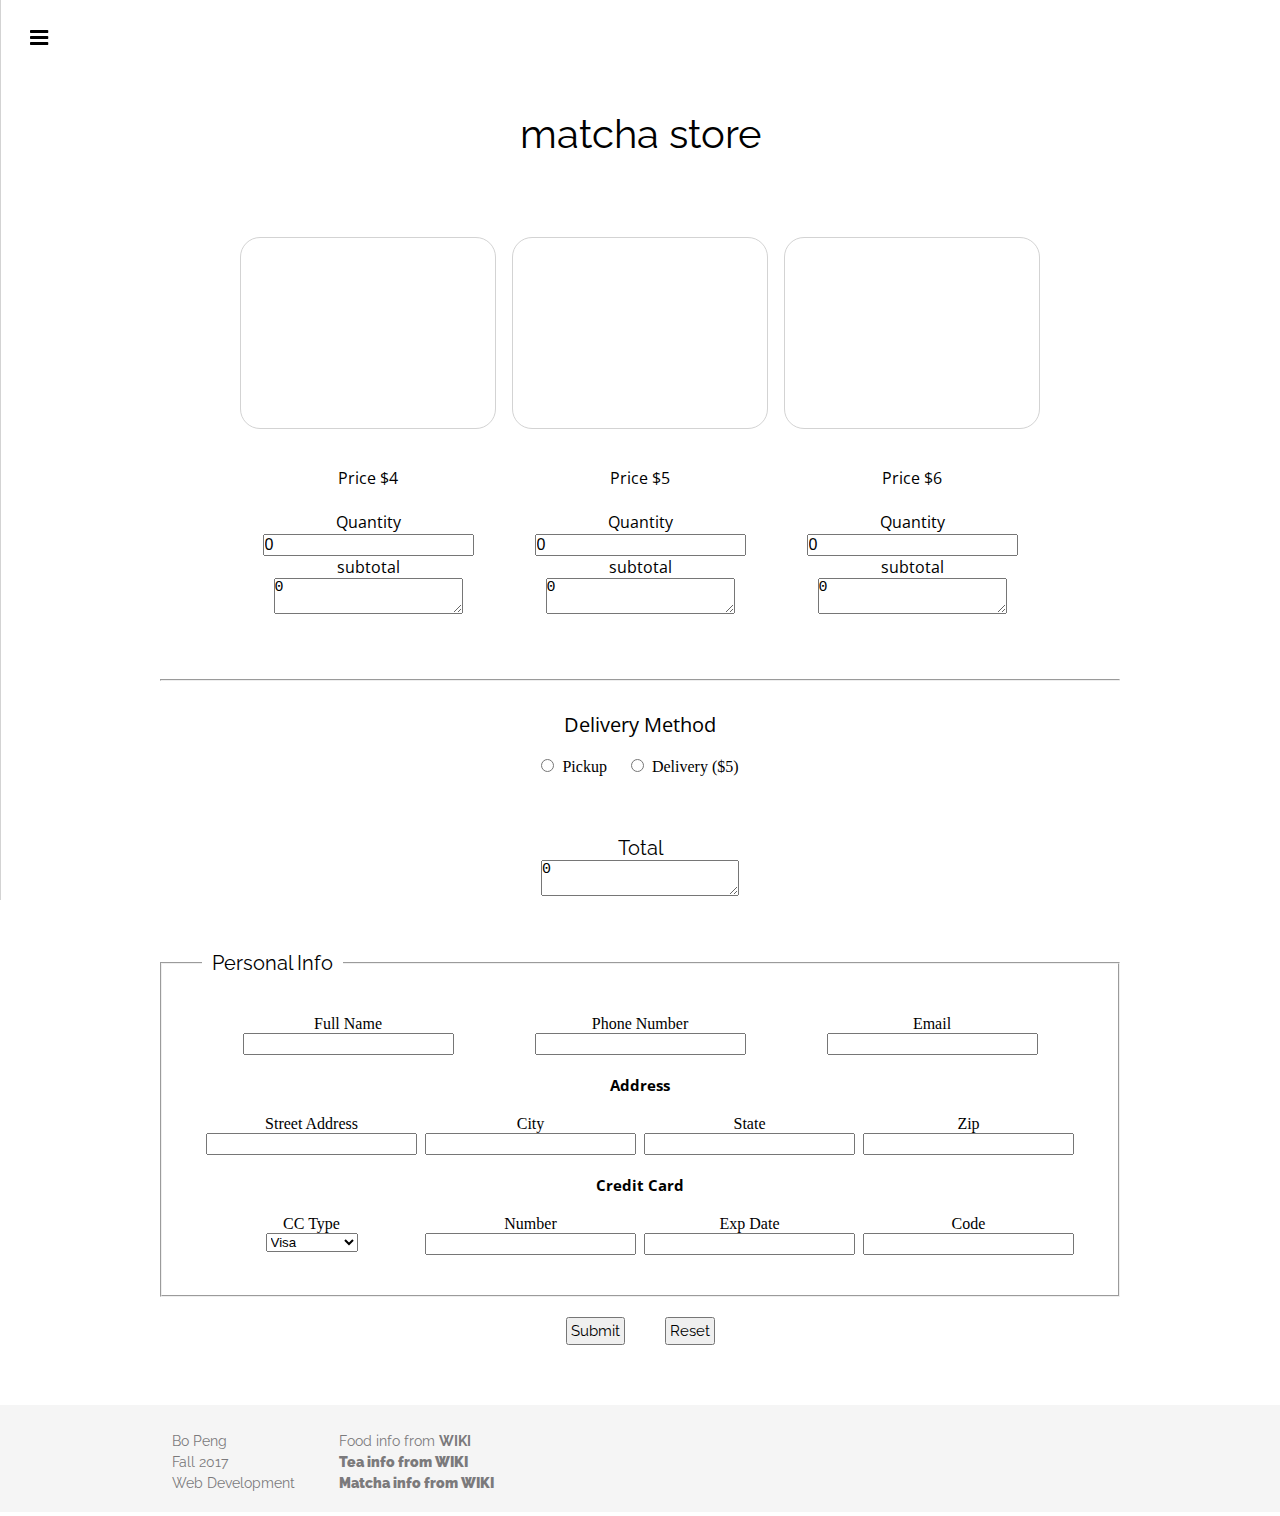
<file: website/product.html>
<!DOCTYPE html>
<html lang="en">
    <head>

        <!--META HERE-->
        <meta charset="utf-8">
        <meta http-equiv="X-UA-Compatible" content="IE=edge">
        <meta name="viewport" content="width=device-width, initial-scale=1">

        <title>Food and Tea</title>

        <!-- CSS -->
        <link href="main.css" rel="stylesheet">
        <link rel="stylesheet" href="../css/font-awesome.min.css">
        <link rel="stylesheet" href="../css/animate.css">

        <!--JAVASCRIPT-->
        <script src="https://ajax.googleapis.com/ajax/libs/jquery/3.2.1/jquery.min.js"></script>
        <script src="../js/main.js" type="text/javascript"></script>
        <script src="product.js" type="text/javascript"></script>

        <!--FAVICON-->
        <link rel="icon" type="png" href="../img/favicon.png">

    </head>

    <!--BODY STARTS HERE-->
    <body>
        <i class="fa fa-bars fa-lg toggle-menu" aria-hidden="true"></i>

        <nav class="sidebar-menu anim">
            <i class="fa fa-times fa-lg" aria-hidden="true"></i>

            <center class="alpha-font">
                <h1 class="boxed">menu</h1>
            </center>
            
            <center>
                <ul class="nav-contain beta-font">
                    <a href = "index.html"><li class="nav-item">home</li></a>
                    <a href = "pagetwo.html"><li class="nav-item">sources</li></a>
                    <a href = "pagethree.html"><li class="nav-item">desserts</li></a>
                    <a href = "pagefour.html"><li class="nav-item">matcha tea</li></a>
                    <a href = "product.html"><li class="nav-item active-page">product</li></a>
                    <a href = "contact.html"><li class="nav-item">contact</li></a>
                    <a href = "../index.html"><li class="nav-item">back to <b>main</b> page</li></a>
                </ul>
            <center>
        </nav>
        
        <div class="product-container">
            <p class="alpha-font contact-title">matcha store</p>

            <div class="content-container">
                <div class="content">
                    <section id="pic1" class="content-item images"></section><br>
                    <div class="content-item info beta-font">
                        <p>Price $4</p><br>
                        <p>Quantity</p>
                        <p><input id="four" type="number" value="0" min="0" onchange="firstitem();totalOut()"></p>
                        <p>subtotal</p>
                        <textarea name="" id="prod1" cols="19" rows="2">0</textarea>
                    </div>
                </div>
                <div class="content">
                    <section id="pic2" class="content-item images"></section><br>
                    <div class="content-item info beta-font">
                        <p>Price $5</p><br>
                        <p>Quantity</p>
                        <p><input id="five" type="number" value="0" min="0" onchange="seconditem();totalOut()"></p>
                        <p>subtotal</p>
                        <textarea name="" id="prod2" cols="19" rows="2">0</textarea>
                    </div>
                </div>
                <div class="content">
                    <section id="pic3" class="content-item images"></section><br>
                    <div class="content-item info beta-font">
                        <p>Price $6</p><br>
                        <p>Quantity</p>
                        <p><input id="six" type="number" value="0" min="0" onchange="thirditem();totalOut()"></p>
                        <p>subtotal</p>
                        <textarea name="" id="prod3" cols="19" rows="2">0</textarea>
                    </div>
                </div>
            </div>
            <hr>
            <div class="delivery-type">
                <p class="beta-font subtitle">Delivery Method</p><br>
                <p><input type="radio" id="p" name="deliv" value="pk" onclick="deliveryType()">&nbsp; Pickup</p>
                <p><input type="radio" id="d" name="deliv" value="dv" onclick="deliveryType()">&nbsp; Delivery ($5)</p>
            </div>

            <div class="total">
                <p class="alpha-font">Total</p>
                <textarea name="" id="totaloutput" cols="20" rows="2">0</textarea>
            </div>

            <div>
                <form name="form1" action="#" onsubmit="receipt() ;return false">
                <fieldset class="prod-fieldset">
                    <legend class = "alpha-font" style="margin-left:20px;font-size:20px;"> &nbsp; Personal Info &nbsp; </legend>
                    <div class="fs-item1">
                        <div>
                            <p>Full Name</p>
                            <input type="text" name="Name">
                        </div>
                        <div>
                            <p>Phone Number</p>
                            <input type="number" name="Phone">
                        </div>
                        <div>
                            <p>Email</p>
                            <input type="text" name="Email">
                        </div>
                    </div>
                    <p class="beta-font" style="font-size:15px;text-align:center;"><b>Address</b></p>
                    <div class="fs-item2">
                        <div>
                            <p>Street Address</p>
                            <input type="text" name="Street">
                        </div>
                        <div>
                            <p>City</p>
                            <input type="text" name="City">
                        </div>
                        <div>
                            <p>State</p>
                            <input type="text" name="State">
                        </div>
                        <div>
                            <p>Zip</p>
                            <input type="text" name="Zip">
                        </div>
                    </div>
                    <p class="beta-font" style="font-size:15px;text-align:center;"><b>Credit Card</b></p>
                    <div class="fs-item3">
                        <div>
                            <p>CC Type</p>
                            <select name="CC type">
                                <option value="Visa"> Visa </option>
                                <option value="AMEX"> AMEX </option>
                                <option value="MasterCard"> MasterCard </option>
                            </select>
                        </div>
                        <div>
                            <p>Number</p>
                            <input type="text" name="CC Number">
                        </div>
                        <div>
                            <p>Exp Date</p>
                            <input type="text" name="CC Exp Date">
                        </div>
                        <div>
                            <p>Code</p>
                            <input type="text" name="CC Code">
                        </div>
                    </div>
                </fieldset>
                <div style="margin:0 auto;text-align:center">
                    <button class="alpha-font btn" type="submit">Submit</button><button class="alpha-font btn" type="reset">Reset</button>
                </div>
                </form>
            </div>
            <div class="beta-font receipt" id="rOutput"></div>

        </div>

        <footer class = "alpha-font">
            <div class="footer-contain">
                <section class="footer-info">
                    <p>Bo Peng</p>
                    <p>Fall 2017</p>
                    <a href = "../index.html"><p>Web Development</p></a>
                </section>
                <section class="footer-info" style="margin-left:20px;">
                    <a href="https://en.wikipedia.org/wiki/Food" target = "_blank"><p>Food info from <b>WIKI<b></p></a>
                    <a href="https://en.wikipedia.org/wiki/Tea" target = "_blank"><p>Tea info from <b>WIKI<b></p></a>
                    <a href="https://en.wikipedia.org/wiki/Matcha" target = "_blank"><p>Matcha info from <b>WIKI<b></p></a>
                </section>
            </div>
        </footer>

        <!--UP ARROW-->
        <section id="arrow"> 
            <i class="fa fa-long-arrow-up fa-lg" aria-hidden="true"></i>
        </section>

    </body>
</html>
</file>
<file: css/index-main.css>
@import url('https://fonts.googleapis.com/css?family=Open+Sans|Raleway:300,400');

*{
	margin:0;
	padding:0;
}
html, body {
	margin: 0;
	padding: 0;
}

.alpha-font {
	font-family:'Raleway', Sans-Serif;
}

.beta-font {
	font-family:'Open Sans', Sans-Serif;
}

.first {
	min-height:600px;
	height:100vh;
	width:100%;
	background-color:#FCFFFF;
	margin-bottom: 85px;
	display:table;
	box-shadow: 5px 5px 5px #888888;
}

.index-title {
	font-size:35px;
	margin:0 auto 0 auto;
}

.first .intro {
	display: table-cell;
	width:100%;
}

.index-content {
	text-align:center;
	margin:8vh auto 0 auto;
	max-width:800px;
}

.title-contain {
	border-radius: 25px;
	border:.5px solid lightgray;
	box-shadow: 3px 3px 3px #888888;
	width:350px;
	height:60px;
	margin:0 auto;
	display:flex;
	align-items: center;
	justify-content: center;
	background:white;
}

.index-pic {
	width:200px;
	height:200px;
	background:url(../img/home.jpg);
	background-size: cover;
	border-radius: 50%;
	margin:15px auto;
	box-shadow: 4px 4px 4px #888888;
	animation-delay: .1s;
}

.index-bio {
	padding:25px;
	animation-delay: .1s;
}

.index-bio a {
	color: #FD4CF2;
	text-decoration: none;
}

.vid-contain {
	padding:35px;
	max-width: 800px;
	margin:0 auto;
}

.vid-wrap {
	position: relative;
	padding-bottom: 56.25%; /* 16:9 */
	padding-top: 25px;
	height: 0;
}

.vid-wrap iframe {
	position: absolute;
	top: 0;
	left: 0;
	width: 100%;
	height: 100%;
}

#down {
	margin:0 auto;
	width:110px;
    -webkit-transition: margin-top ease 0.1s;
    -moz-transition: margin-top ease 0.1s;
    -ms-transition: margin-top ease 0.1s;
    -o-transition: margin-top ease 0.1s;
    transition: margin-top ease 0.1s;
	margin-top:25px;
	animation-delay: .2s;
}

#down a {
	text-decoration: none;
	color:black;
}

#down:hover {
	margin-top:28px;
	cursor:pointer;
}

.container {
	margin: 0 auto;
	width:auto;
	height:auto;
}

.menu-container {
	margin: 0 auto 20px auto;
	width:auto;
	height:auto;
}

.container-fluid {
	margin: 0 20px;
	width:auto;
	padding: 20px;
	/*background-color: #F7F7F7;*/
}

.width-limit {
	max-width:960px;
}

.center {
	margin:0 auto;
	text-align: center;
}

.scaling {
    -webkit-transition: all 100ms ease-in;
    -ms-transition: all 100ms ease-in; 
    -moz-transition: all 100ms ease-in;
    transition: all 100ms ease-in;
}

/*INDEX
------------------------------------------------*/
.menu {
	max-width: 960px;
	margin: 0 auto;
	display: grid;
	grid-gap: 1em;
	grid-template-columns: repeat(1, 1fr);
	grid-auto-rows: minmax(100px, auto);
}

.index-grid-item {
	justify-content: center;
	align-items: center;
	display: flex;
	margin: 0 15px 0 15px;
	border-radius:20px;
}

.index-grid-item:hover {
    -webkit-transform: scale(1.08);
    -ms-transform: scale(1.08);   
    -moz-transform: scale(1.08);
    transform: scale(1.08);
    background: #FECABD;
}

.index-grid-item a {
	text-decoration: none;
	color:black;
}

.menu > div {
	background: #FFE9E6;
	padding: 1em;
	font-size: 1.5em;
	justify-content: center;
}

/*------------------------------------------------*/

/*UP ARROW
------------------------------------------------*/
 #arrow {
    cursor: pointer;
    display: none;
    position: fixed;
    right:20px;
    bottom:30px;
    z-index: 11;
    -webkit-transition: bottom ease 0.15s;
    -moz-transition: bottom ease 0.15s;
    -ms-transition: bottom ease 0.15s;
    -o-transition: bottom ease 0.15s;
    transition: bottom ease 0.15s;
}

#arrow:hover {
    bottom:35px;
}
/*------------------------------------------------*/

/*MEDIA
------------------------------------------------*/
@media (min-width:320px)  { /* smartphones, portrait iPhone, portrait 480x320 phones (Android) */ }
@media (min-width:480px)  { /* smartphones, Android phones, landscape iPhone */ }
@media (min-width:600px)  { /* portrait tablets, portrait iPad, e-readers (Nook/Kindle), landscape 800x480 phones (Android) */
	/*INDEX
	-------------------------------------*/
	.menu-container {
		max-width: 500px;
		margin-bottom: 60px;
	}
	.menu {
		grid-template-columns: repeat(2, 2fr);
		grid-auto-rows: minmax(200px, auto);
		/*grid-auto-columns: 200px;*/
	}
	.index-grid-item {
		margin: 0;
	}
	.index-title {
		font-size:45px;
	}
	.title-contain {
		width:420px;
		height:65px;
	}
	/*------------------------------------*/
}
@media (min-width:801px)  { /* tablet, landscape iPad, lo-res laptops ands desktops */ 
	.index-content {
		margin-top:14vh;
	}
	.index-pic {
		width:270px;
		height:270px;
	}
	.index-bio {
		font-size:16px;
	}
}
@media (min-width:1025px) { /* big landscape tablets, laptops, and desktops */ 
	/*INDEX
	-------------------------------------*/
	.menu-container {
		max-width: 960px;
	}
	.menu {
		grid-template-columns: repeat(4, 1fr);
		grid-auto-rows: minmax(200px, auto);
		/*grid-auto-columns: 200px;*/
	}
	/*------------------------------------*/
}
@media (min-width:1281px) { /* hi-res laptops and desktops */ 
	#arrow {
		right: 40px;
	}
	#down {
		font-size:18px;
	}
	.index-bio {
		font-size:20px;
	}
}
/*------------------------------------------------*/
</file>
<file: website/main.css>
@import url('https://fonts.googleapis.com/css?family=Open+Sans|Raleway:300,400');

*{
	margin:0;
	padding:0;
	text-decoration: none;
	list-style: none;
}
html, body {
	margin: 0;
	padding: 0;
}

.container {
	margin: 0 auto;
	max-width: 1025px;
	width:auto;
	height:auto;
}

.alpha-font {
	font-family:'Raleway', Sans-Serif;
}

.beta-font {
	font-family:'Open Sans', Sans-Serif;
}

.subtitle {
	font-size:20px;
}

.btn {
	padding:3px;
	font-size:15px;
	margin:20px;
}

textarea {
	font-size:15px;
}

/*SIDEMENU
------------------------------------------------*/
.toggle-menu {
	position: fixed;
	top:30px;
	left:30px;
	z-index: 100
}

.toggle-menu:hover {
	cursor:pointer;
}

.sidebar-menu {
	top:0;
	position: fixed;
	width:350px;
	margin-left:-350px;
	overflow-x: hidden;
	height:100vh;
	max-height:100vh;
	background-color: #F5F5F5;
	border-right:1px solid lightgray;
	z-index: 1000;
}

.fa-times {
	left: 30px;
	top: 30px;
	cursor: pointer;
	position: absolute;
}

.boxed {
	font-weight:200;
	padding:5px 20px;
	display:inline-block;
	border:solid 1px black;
	box-sizing:border-box;
	color: black;
	text-align: center;
	margin-top:70px;
	margin-bottom: 10px;
}

.nav-contain {
	margin: 20px 0;
	display: block;
	width:200px;
	color:white;
	text-align:center;
}

.nav-item {
	font-weight:200;
	padding:15px 0;
	box-sizing: border-box;
	font-size:16px;
	border-bottom: solid 1px lightgray;
	text-align: center;
	cursor:pointer;
	color:black;
}

.nav-item:hover {
	background-color: #EBEBEB;
}

.active-page {
	background-color: #EBEBEB;
}

.hide-menu {
	margin-left:0px;
}

.anim {
	-webkit-transition: all .3s ease-in-out;
    -ms-transition: all .3s ease-in-out; 
    -moz-transition: all .3s ease-in-out;
    transition: all .3s ease-in-out;
}

/*HOME
------------------------------------------------*/
header {
	margin: 20px;
	text-align:center;
	font-size:35px;
	border-bottom: 1px solid lightgray;
	padding:0 30px;
}

.home-pic {
    background:url(img/homecover.jpg) no-repeat;
    background-size:cover;
    height:425px;
    width:100%;
    opacity: .75;
}

.home-section {
	display: grid;
	grid-template-columns: 1fr;
	grid-gap: 1.5em;
	padding:20px 55px;
}

.art-title { 
	text-align:center;
	font-size: 30px;
	margin-bottom: 15px;
	border-bottom: 1px solid lightgray;
}

/*PAGETWO
------------------------------------------------*/
.sources-pic {
    background:url(img/healthy.jpg) no-repeat;
    background-size:cover;
    height:425px;
    width:100%;
    opacity: .75;
}

aside {
	border:1px solid lightgray;
	float:right;
	padding:20px;
	margin:20px;
	border-radius: 25px;
	box-shadow: 1px 1px 3px #888888;
}

/*PAGETHREE
------------------------------------------------*/
.dessert-pic {
    background:url(img/dessert2.jpg) no-repeat;
    background-size:cover;
    height:425px;
    width:100%;
    opacity: .75;
}

.vid-contain {
	max-width: 800px;
	margin:0 auto;
}

.vid-wrap {
	position: relative;
	padding-bottom: 56.25%; /* 16:9 */
	padding-top: 25px;
	height: 0;
}

.vid-wrap iframe {
	position: absolute;
	top: 0;
	left: 0;
	width: 100%;
	height: 100%;
}

/*PAGEFOUR
------------------------------------------------*/
.favorite-pic {
    background:url(img/matcha2.jpg) no-repeat;
    background-size:cover;
    height:425px;
    width:100%;
    opacity: .75;
}

/*PRODUCT
------------------------------------------------*/
.product-container {
	margin: 0 auto;
	max-width: 960px;
	width:auto;
	padding:20px;
	height:auto;
}

.product-container input {
	font-size:16px;
}

.content-container {
	max-width:300px;
	margin:30px auto 10px auto;
	display: grid;
	grid-template-columns: repeat(1, 1fr);
	grid-gap:1em;
	padding:30px;
	grid-auto-rows: minmax(200px, auto);
}

.content {
	display:grid;
	grid-template-rows: 2fr;
}

.content-item {
	text-align: center;
	padding:20px;
	min-height: 150px;
}

.images {
	max-height:150px;
	border:1px solid lightgray;
	border-radius:20px;
}

#pic1 {
    background-image: url(http://www.naturallivingideas.com/wp-content/uploads/2013/08/matcha-2-600x396.jpg);
    background-position: center;
    background-size: cover;
}

#pic2 {
    background-image: url(https://static1.squarespace.com/static/56944109a976af291c6afcdb/t/57f68f6c4402431c182bfc5f/1475776367390/);
    background-position: center;
    background-size: cover;
}

#pic3 {
    background-image: url(https://i2.wp.com/matcha-tea.com/wp-content/uploads/2015/12/best_matcha_tea.jpg?resize=1000%2C667);
    background-position: center;
    background-size: cover;
}

.delivery-type {
	margin:20px auto;
	text-align:center;
}

.delivery-type > p {
	margin:10px 10px;
	display:inline-block;
}

.deli-li {
	display: inline-block;
}

.total {
	font-size: 20px;
	margin:50px auto;
	text-align: center;
}

.prod-fieldset {
	padding:20px;
	min-height:120px;
}

.prod-fieldset > div {
	margin:20px;
}

.fs-item1 {
	display:grid;
	grid-template-columns: repeat(1, 1fr);
	text-align: center;
}
.fs-item2 {
	display:grid;
	grid-template-columns: repeat(1, 1fr);
	text-align: center;
}
.fs-item3 {
	display:grid;
	grid-template-columns: repeat(1, 1fr);
	text-align: center;
}

.receipt {
	margin:20px auto;
}

@media(min-width:500px) {
	.fs-item1 {
		display:grid;
		grid-template-columns: repeat(2, 1fr);
	}
	.fs-item2 {
		display:grid;
		grid-template-columns: repeat(2, 1fr);
	}
	.fs-item3 {
		display:grid;
		grid-template-columns: repeat(2, 1fr);
	}
}

@media(min-width:800px) {
	.content-container {
		max-width:800px;
		grid-template-columns: repeat(3, 1fr);
	}
	.fs-item1 {
		display:grid;
		grid-template-columns: repeat(3, 1fr);
	}
	.fs-item2 {
		display:grid;
		grid-template-columns: repeat(4, 1fr);
	}
	.fs-item3 {
		display:grid;
		grid-template-columns: repeat(4, 1fr);
	}
}

/*CONTACT
------------------------------------------------*/
.contact-title {
	text-align: center;
	margin-top:90px;
	margin-bottom:50px;
	font-size:40px;
}

.contact-wrapper { 
	margin: 0 30px 100px 30px;
	/*border:1px solid #F5F5F5;*/
	box-shadow: 1px 1px 3px #888888;
}

.contact-wrapper > * {
	padding: 1em;
	box-sizing: border-box;
}

.contact-info {
	text-align:center;
	background-color:#F5F5F5;
	font-size:20px;
}

.inputs {
	background-color: white;
	padding:50px;
}

.inputs form { 
	display: grid;
	grid-template-columns: 1fr;
	grid-gap: 20px;
}

.inputs form legend {
	font-size:20px;
}

.inputs form fieldset {
	padding:10px;
}

.inputs form label{ 
	display: block;
}

.submit-btn {
	margin:0 auto;
	margin: 18px 0 5px 0;
	text-align: center;
}

/*FOOTER
------------------------------------------------*/
footer {
	position: relative;
	right: 0;
	bottom: 0;
	left: 0;
	padding: 1rem;
	min-height:75px;
	background-color:#F5F5F5;
	color:#7B7A7C;
}

footer a {
	color:#7B7A7C;
}

footer a:hover {
	color:black;
}

footer section p {
	margin:5px;
}

.footer-contain {
	margin:0 auto;
	max-width: 960px;
}

.footer-info {
	margin: 0 auto;
	max-width: 960px;
	padding:.5em;
	font-size:14px;
	float:left;
}

/*UP ARROW
------------------------------------------------*/
 #arrow {
    cursor: pointer;
    display: none;
    position: fixed;
    right:20px;
    bottom:30px;
    z-index: 11;
    -webkit-transition: bottom ease 0.15s;
    -moz-transition: bottom ease 0.15s;
    -ms-transition: bottom ease 0.15s;
    -o-transition: bottom ease 0.15s;
    transition: bottom ease 0.15s;
}

#arrow:hover {
    bottom:35px;
}

/*MEDIA
------------------------------------------------*/
@media (min-width: 800px) {
	.home-section {
		grid-template-columns: 1fr 1fr;
	}
	.inputs form {
		grid-template-columns: 1fr 1fr;
	}
}
@media (min-width: 960px) {
	aside {
		width:45%;
	}
}
@media (min-width: 1085px) {
	.home-section {
		padding:20px 30px;
	}
}
</file>
<file: asg3part1/main.css>
@import url('https://fonts.googleapis.com/css?family=Open+Sans|Raleway:300,400');

html, body {
	margin: 0;
	padding: 0;
}

.alpha-font {
	font-family:'Raleway', Sans-Serif;
}

.beta-font {
	font-family:'Open Sans', Sans-Serif;
}

.container {
	margin: 0 auto;
	max-width:1025px;
	padding:20px;
}

.home-box {
	display: flex;
	justify-content: center;
	align-items: center;
	width:60px;
	height:28px;
}

.home-box:hover {
    -webkit-transform: scale(1.08);
    -ms-transform: scale(1.08);   
    -moz-transform: scale(1.08);
    transform: scale(1.08);
}

.home-button {
	text-decoration: none;
	color:black;
	font-size:18px;
}

.header {
	margin: 1em auto 0.5em auto;
	width:100%;
	height:60px;
	background: #F7F7F7;
	border-bottom: 1px gray solid;
	display: flex;
	justify-content: center;
	align-items: center;
	font-size:25px;
}

.work {
	display:grid;
	grid-gap:1.5em;
	grid-template-columns: 1fr;
	grid-auto-rows: minmax(100px, auto);
}

.subtitle {
	text-align: center;
	padding:5px;
	margin-bottom:5px;
	border-bottom:1px solid lightgray;
	font-size:22px;
}

@media (min-width:800px) {
	.work {
		grid-template-columns: 1fr 1fr;
	}
}

section {
	text-align:center;
}

.btn {
	margin-top:15px;
	font-size:15px;
	min-width:100px;
	padding:5px;
}

#bday {
	display:grid;
	grid-template-columns: 1fr 1fr;
}

.inputs {
	height:25px;
	width:150px;
	font-size:15px;
}

#d {
	font-size:20px;
}

.shadow {
	box-shadow: 1px 1px 0 0 rgba(0, 0, 0, 0.2), 
	0.5px 0.5px 0.5px 0.5px rgba(0, 0, 0, 0.19);
}

.scaling {
    -webkit-transition: all 100ms ease-in;
    -ms-transition: all 100ms ease-in; 
    -moz-transition: all 100ms ease-in;
    transition: all 100ms ease-in;
}
</file>
<file: asm2p1/main.css>
@import url('https://fonts.googleapis.com/css?family=Open+Sans|Raleway:300,400');

html, body {
	margin: 0;
	padding: 0;
}

.alpha-font {
	font-family:'Raleway', Sans-Serif;
}

.beta-font {
	font-family:'Open Sans', Sans-Serif;
}

.container {
	margin: 0 auto;
	max-width:1025px;
	padding:20px;
}

.home-box {
	display: flex;
	justify-content: center;
	align-items: center;
	width:60px;
	height:28px;
}

.home-box:hover {
    -webkit-transform: scale(1.08);
    -ms-transform: scale(1.08);   
    -moz-transform: scale(1.08);
    transform: scale(1.08);
}

.home-button {
	text-decoration: none;
	color:black;
	font-size:18px;
}

.header {
	margin: 1em auto 0.5em auto;
	width:100%;
	height:60px;
	background: #F7F7F7;
	border-bottom: 1px gray solid;
	display: flex;
	justify-content: center;
	align-items: center;
	font-size:25px;
}

.work {
	display:grid;
	grid-gap:1.5em;
	grid-template-columns: 1fr;
	grid-auto-rows: minmax(100px, auto);
}

.subtitle {
	text-align: center;
	padding:5px;
	margin-bottom:5px;
	border-bottom:1px solid lightgray;
	font-size:22px;
}

@media (min-width:800px) {
	.work {
		grid-template-columns: 1fr 1fr;
	}
}

section {
	text-align:center;
}

.btn {
	margin-top:15px;
	font-size:15px;
	min-width:100px;
}

#convert {
	display:grid;
	margin: 0 auto;
	grid-column-gap: 2em;
	grid-template-columns: 1fr;
	width:250px;
}

.back {
	text-decoration: none;
	color:#8B8D91;
}

.back:hover {
	color:black;
}

.containerDoc {
	margin: 0 auto;
	max-width:800px;
	padding:20px;
	border-left:1px solid lightgray;
	border-right:1px solid lightgray;
}

.newdoc {
	text-align:center;
	margin-top:80px;
}

.shadow {
	box-shadow: 1px 1px 0 0 rgba(0, 0, 0, 0.2), 
	0.5px 0.5px 0.5px 0.5px rgba(0, 0, 0, 0.19);
}

.scaling {
    -webkit-transition: all 100ms ease-in;
    -ms-transition: all 100ms ease-in; 
    -moz-transition: all 100ms ease-in;
    transition: all 100ms ease-in;
}
</file>
